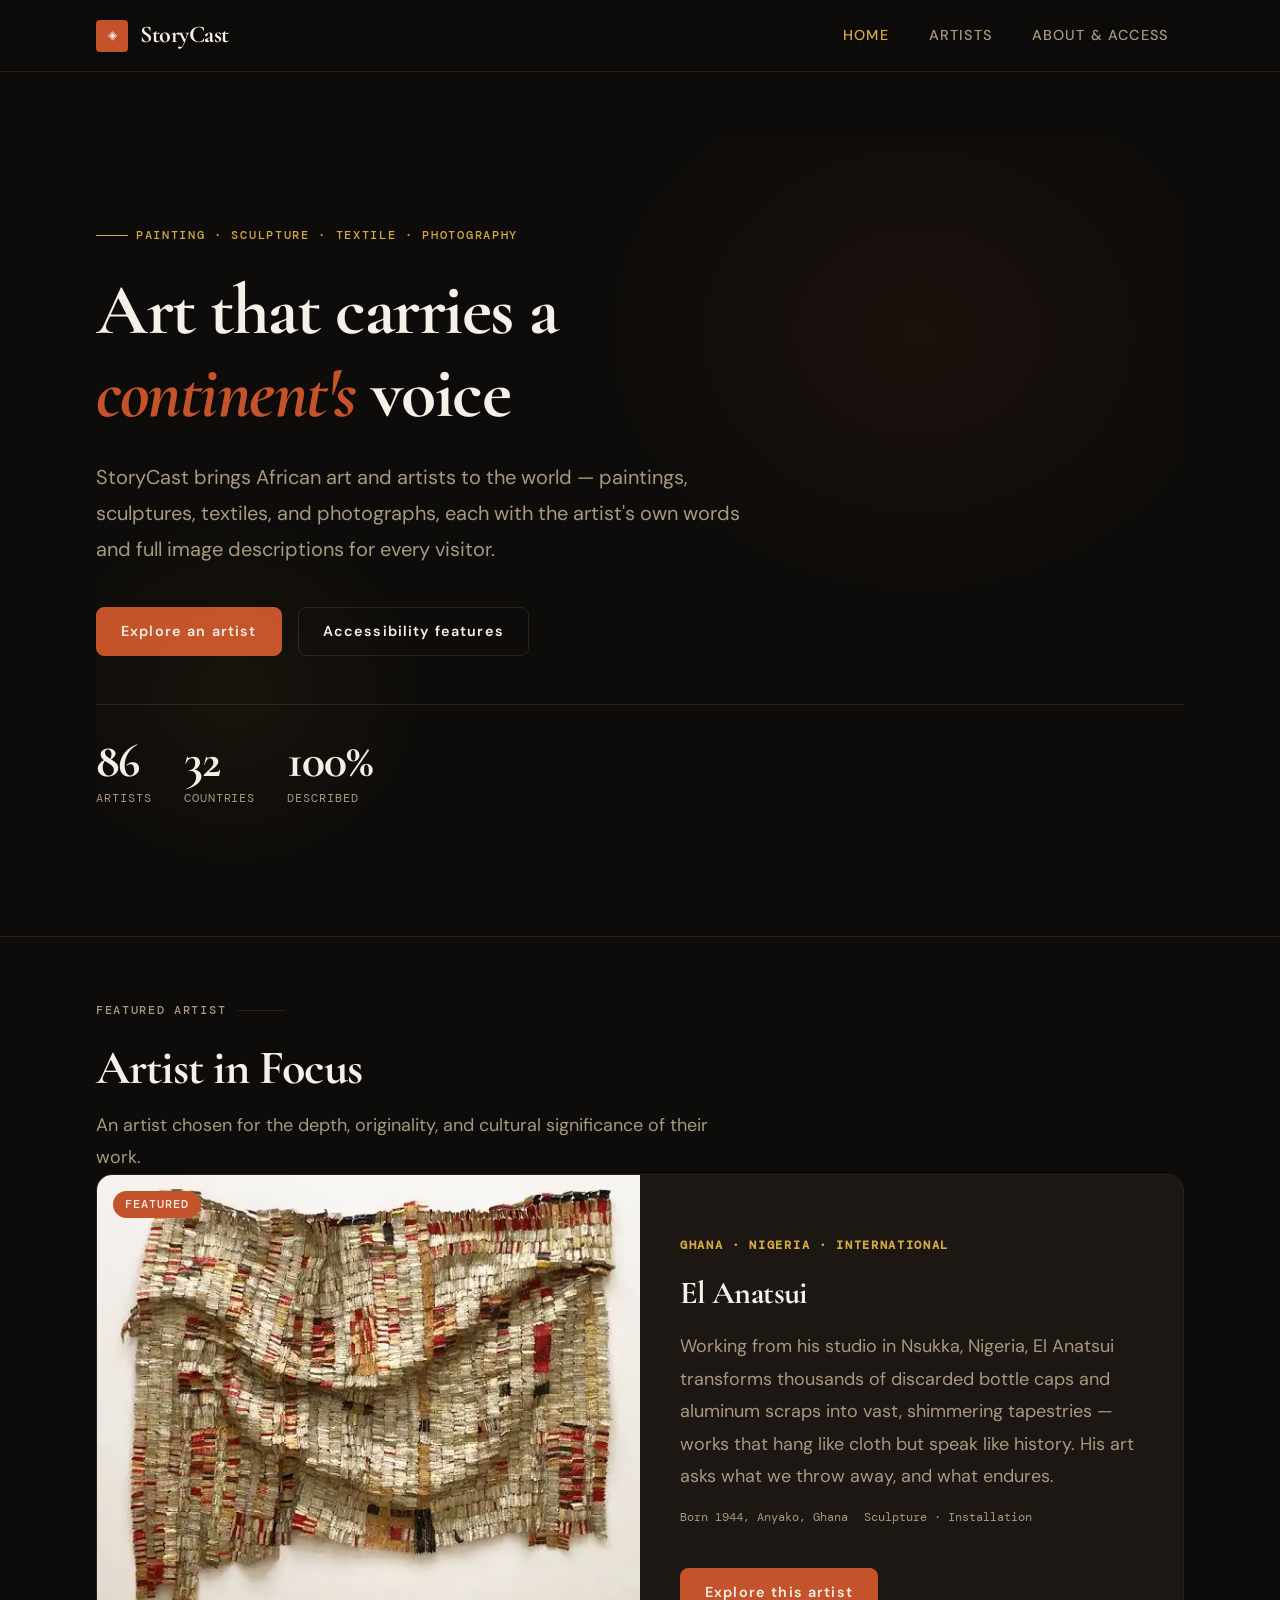
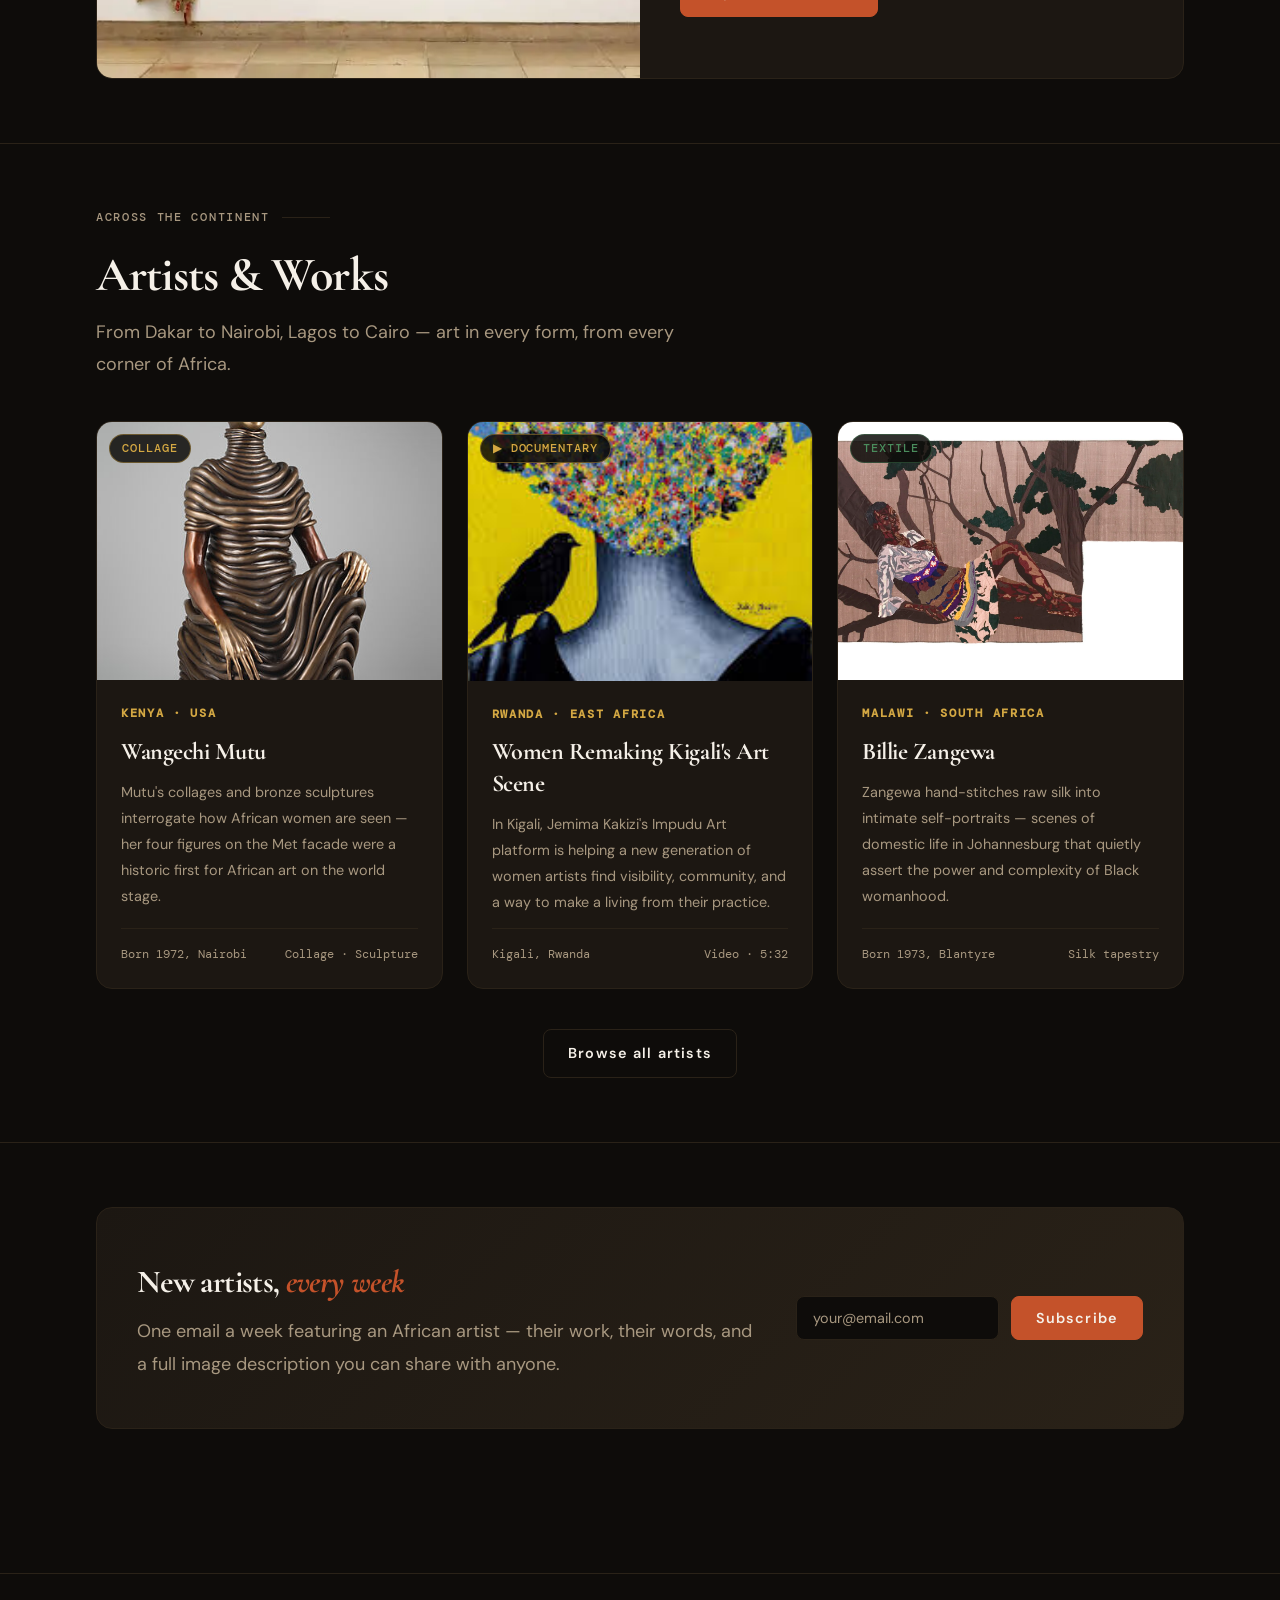
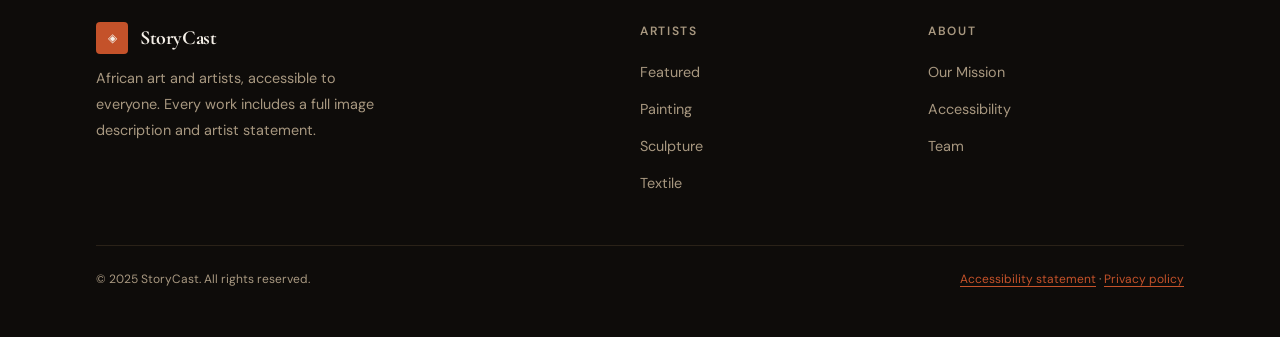
<file: index.html>
<!DOCTYPE html>
<html lang="en">
<head>
  <meta charset="UTF-8" />
  <meta name="viewport" content="width=device-width, initial-scale=1.0" />
  <meta name="description" content="StoryCast — African art and artists told through image, story, and voice. Fully accessible, deeply human narratives from across the continent." />
  <title>StoryCast — African Art & Artists</title>
  <link rel="stylesheet" href="css/main.css" />
</head>
<body>

  <a class="skip-link" href="#main-content">Skip to main content</a>

  <!-- ─── Header ──────────────────────────────────────────────────────── -->
  <header class="site-header" role="banner">
    <div class="container site-header__inner">
      <a href="index.html" class="site-header__logo" aria-label="StoryCast home">
        <span class="site-header__logo-mark" aria-hidden="true">◈</span>
        StoryCast
      </a>

      <button class="site-nav__toggle"
              aria-controls="primary-nav"
              aria-expanded="false"
              aria-label="Toggle navigation">☰</button>

      <nav aria-label="Primary navigation">
        <ul class="site-nav" id="primary-nav" role="list">
          <li><a class="site-nav__link" href="index.html" aria-current="page">Home</a></li>
          <li><a class="site-nav__link" href="story/el-anatsui.html">Artists</a></li>
          <li><a class="site-nav__link" href="about.html">About & Access</a></li>
        </ul>
      </nav>
    </div>
  </header>

  <!-- ─── Main ────────────────────────────────────────────────────────── -->
  <main id="main-content">

    <!-- Hero -->
    <section class="page-section" aria-labelledby="hero-heading">
      <div class="container">
        <div class="hero">
          <p class="hero__label" aria-hidden="true">Painting · Sculpture · Textile · Photography</p>

          <h1 class="hero__title" id="hero-heading">
            Art that carries a <em>continent's</em> voice
          </h1>

          <p class="hero__description">
            StoryCast brings African art and artists to the world — paintings,
            sculptures, textiles, and photographs, each with the artist's own
            words and full image descriptions for every visitor.
          </p>

          <div class="hero__actions">
            <a href="story/el-anatsui.html" class="btn btn--primary">
              Explore an artist
            </a>
            <a href="about.html" class="btn btn--outline">
              Accessibility features
            </a>
          </div>

          <div class="hero__stats" role="list" aria-label="Platform statistics">
            <div class="hero__stat" role="listitem">
              <p class="hero__stat-number">86</p>
              <p class="hero__stat-label">Artists</p>
            </div>
            <div class="hero__stat" role="listitem">
              <p class="hero__stat-number">32</p>
              <p class="hero__stat-label">Countries</p>
            </div>
            <div class="hero__stat" role="listitem">
              <p class="hero__stat-number">100%</p>
              <p class="hero__stat-label">Described</p>
            </div>
          </div>
        </div>
      </div>
    </section>

    <!-- Featured Artist -->
    <section class="page-section" aria-labelledby="featured-heading">
      <div class="container">
        <p class="section-label" aria-hidden="true">Featured artist</p>
        <h2 class="section-title" id="featured-heading">Artist in Focus</h2>
        <p class="section-subtitle">An artist chosen for the depth, originality, and cultural significance of their work.</p>

        <article class="featured-art" aria-label="Featured: El Anatsui">
          <div class="featured-art__image">
            <img
              src="assets/images/1.webp"
              alt="El Anatsui — Ghanaian sculptor and installation artist known for transforming discarded bottle caps into vast metallic tapestries"
              style="width:100%; height:100%; object-fit:cover;"
            />
            <div class="featured-art__badge">Featured</div>
          </div>

          <div class="featured-art__content">
            <p class="featured-art__region">Ghana · Nigeria · International</p>
            <h3 class="featured-art__title">
              <a href="story/el-anatsui.html">El Anatsui</a>
            </h3>
            <p class="featured-art__excerpt">
              Working from his studio in Nsukka, Nigeria, El Anatsui transforms
              thousands of discarded bottle caps and aluminum scraps into vast,
              shimmering tapestries — works that hang like cloth but speak like
              history. His art asks what we throw away, and what endures.
            </p>
            <div class="featured-art__meta">
              <span>Born 1944, Anyako, Ghana</span>
              <span>Sculpture · Installation</span>
            </div>
            <div style="margin-top:1.5rem;">
              <a href="story/el-anatsui.html" class="btn btn--primary">
                Explore this artist
              </a>
            </div>
          </div>
        </article>
      </div>
    </section>

    <!-- Artist Grid -->
    <section class="page-section" aria-labelledby="artists-heading">
      <div class="container">
        <p class="section-label" aria-hidden="true">Across the continent</p>
        <h2 class="section-title" id="artists-heading">Artists & Works</h2>
        <p class="section-subtitle">From Dakar to Nairobi, Lagos to Cairo — art in every form, from every corner of Africa.</p>

        <div class="art-grid" style="margin-top:2.5rem;">
          <div class="arts-grid">

            <article class="art-card" aria-label="Artist: Wangechi Mutu">
              <div class="art-card__image">
                <img src="assets/images/6.jpeg" alt="Wangechi Mutu — Kenyan artist known for collage and bronze sculpture" style="width:100%;height:100%;object-fit:cover;" />
                <span class="art-card__badge art-card__badge--painting" aria-label="Medium: Collage and sculpture">
                  Collage
                </span>
              </div>
              <div class="art-card__body">
                <p class="art-card__region">Kenya · USA</p>
                <h3 class="art-card__title">
                  <a href="story/wangechi-mutu.html">Wangechi Mutu</a>
                </h3>
                <p class="art-card__artist">
                  Mutu's collages and bronze sculptures interrogate how African women
                  are seen — her four figures on the Met facade were a historic first
                  for African art on the world stage.
                </p>
                <div class="art-card__meta">
                  <span>Born 1972, Nairobi</span>
                  <span>Collage · Sculpture</span>
                </div>
              </div>
            </article>

            <article class="art-card" aria-label="Documentary: Women Remaking Kigali's Art Scene">
              <div class="art-card__image">
                <img src="assets/images/14.jpeg" alt="Women Remaking Kigali's Art Scene — documentary about women artists in Kigali, Rwanda" style="width:100%;height:100%;object-fit:cover;" />
                <span class="art-card__badge art-card__badge--painting" aria-label="Format: Video documentary">
                  ▶ Documentary
                </span>
              </div>
              <div class="art-card__body">
                <p class="art-card__region">Rwanda · East Africa</p>
                <h3 class="art-card__title">
                  <a href="story/african-art-documentary.html">Women Remaking Kigali's Art Scene</a>
                </h3>
                <p class="art-card__artist">
                  In Kigali, Jemima Kakizi's Impudu Art platform is helping a new
                  generation of women artists find visibility, community, and a
                  way to make a living from their practice.
                </p>
                <div class="art-card__meta">
                  <span>Kigali, Rwanda</span>
                  <span>Video · 5:32</span>
                </div>
              </div>
            </article>

            <article class="art-card" aria-label="Artist: Billie Zangewa">
              <div class="art-card__image">
                <img src="assets/images/10.webp" alt="Billie Zangewa — Malawian artist known for hand-stitched silk collages" style="width:100%;height:100%;object-fit:cover;" />
                <span class="art-card__badge art-card__badge--textile" aria-label="Medium: Silk tapestry">
                  Textile
                </span>
              </div>
              <div class="art-card__body">
                <p class="art-card__region">Malawi · South Africa</p>
                <h3 class="art-card__title">
                  <a href="story/billie-zangewa.html">Billie Zangewa</a>
                </h3>
                <p class="art-card__artist">
                  Zangewa hand-stitches raw silk into intimate self-portraits —
                  scenes of domestic life in Johannesburg that quietly assert the
                  power and complexity of Black womanhood.
                </p>
                <div class="art-card__meta">
                  <span>Born 1973, Blantyre</span>
                  <span>Silk tapestry</span>
                </div>
              </div>
            </article>

          </div><!-- .arts-grid -->
        </div><!-- .art-grid -->

        <div style="text-align:center; margin-top:2.5rem;">
          <a href="story/el-anatsui.html" class="btn btn--outline">Browse all artists</a>
        </div>
      </div>
    </section>

    <!-- Newsletter CTA -->
    <section class="page-section" aria-labelledby="newsletter-heading">
      <div class="container">
        <div class="cta-band">
          <div>
            <h2 class="cta-band__heading" id="newsletter-heading">
              New artists, <em>every week</em>
            </h2>
            <p class="cta-band__body">
              One email a week featuring an African artist — their work, their
              words, and a full image description you can share with anyone.
            </p>
          </div>
          <form class="cta-band__form" action="#" method="post" novalidate aria-label="Newsletter signup">
            <label for="newsletter-email" class="sr-only">Email address</label>
            <input
              class="cta-band__input"
              type="email"
              id="newsletter-email"
              name="email"
              placeholder="your@email.com"
              autocomplete="email"
              required
              aria-required="true"
            />
            <button type="submit" class="btn btn--primary">Subscribe</button>
          </form>
        </div>
      </div>
    </section>

  </main>

  <!-- ─── Footer ──────────────────────────────────────────────────────── -->
  <footer class="site-footer" role="contentinfo">
    <div class="container">
      <div class="site-footer__inner">
        <div class="site-footer__brand">
          <a href="index.html" class="site-header__logo" aria-label="StoryCast home" style="font-size:1.25rem;">
            <span class="site-header__logo-mark" aria-hidden="true">◈</span>
            StoryCast
          </a>
          <p>African art and artists, accessible to everyone. Every work includes a full image description and artist statement.</p>
        </div>

        <nav aria-label="Footer navigation — Artists">
          <p class="site-footer__heading">Artists</p>
          <ul class="site-footer__links" role="list">
            <li><a href="story/el-anatsui.html">Featured</a></li>
            <li><a href="story/el-anatsui.html">Painting</a></li>
            <li><a href="story/el-anatsui.html">Sculpture</a></li>
            <li><a href="story/el-anatsui.html">Textile</a></li>
          </ul>
        </nav>

        <nav aria-label="Footer navigation — About">
          <p class="site-footer__heading">About</p>
          <ul class="site-footer__links" role="list">
            <li><a href="about.html">Our Mission</a></li>
            <li><a href="about.html#accessibility">Accessibility</a></li>
            <li><a href="about.html#team">Team</a></li>
          </ul>
        </nav>
      </div>

      <div class="site-footer__bottom">
        <p>© 2025 StoryCast. All rights reserved.</p>
        <p>
          <a href="about.html#accessibility">Accessibility statement</a> ·
          <a href="#">Privacy policy</a>
        </p>
      </div>
    </div>
  </footer>

  <script>
    const toggle = document.querySelector('.site-nav__toggle');
    const nav = document.querySelector('.site-nav');
    if (toggle && nav) {
      toggle.addEventListener('click', () => {
        const isOpen = nav.classList.toggle('is-open');
        toggle.setAttribute('aria-expanded', isOpen);
        toggle.textContent = isOpen ? '✕' : '☰';
      });
    }
  </script>

</body>
</html>
</file>
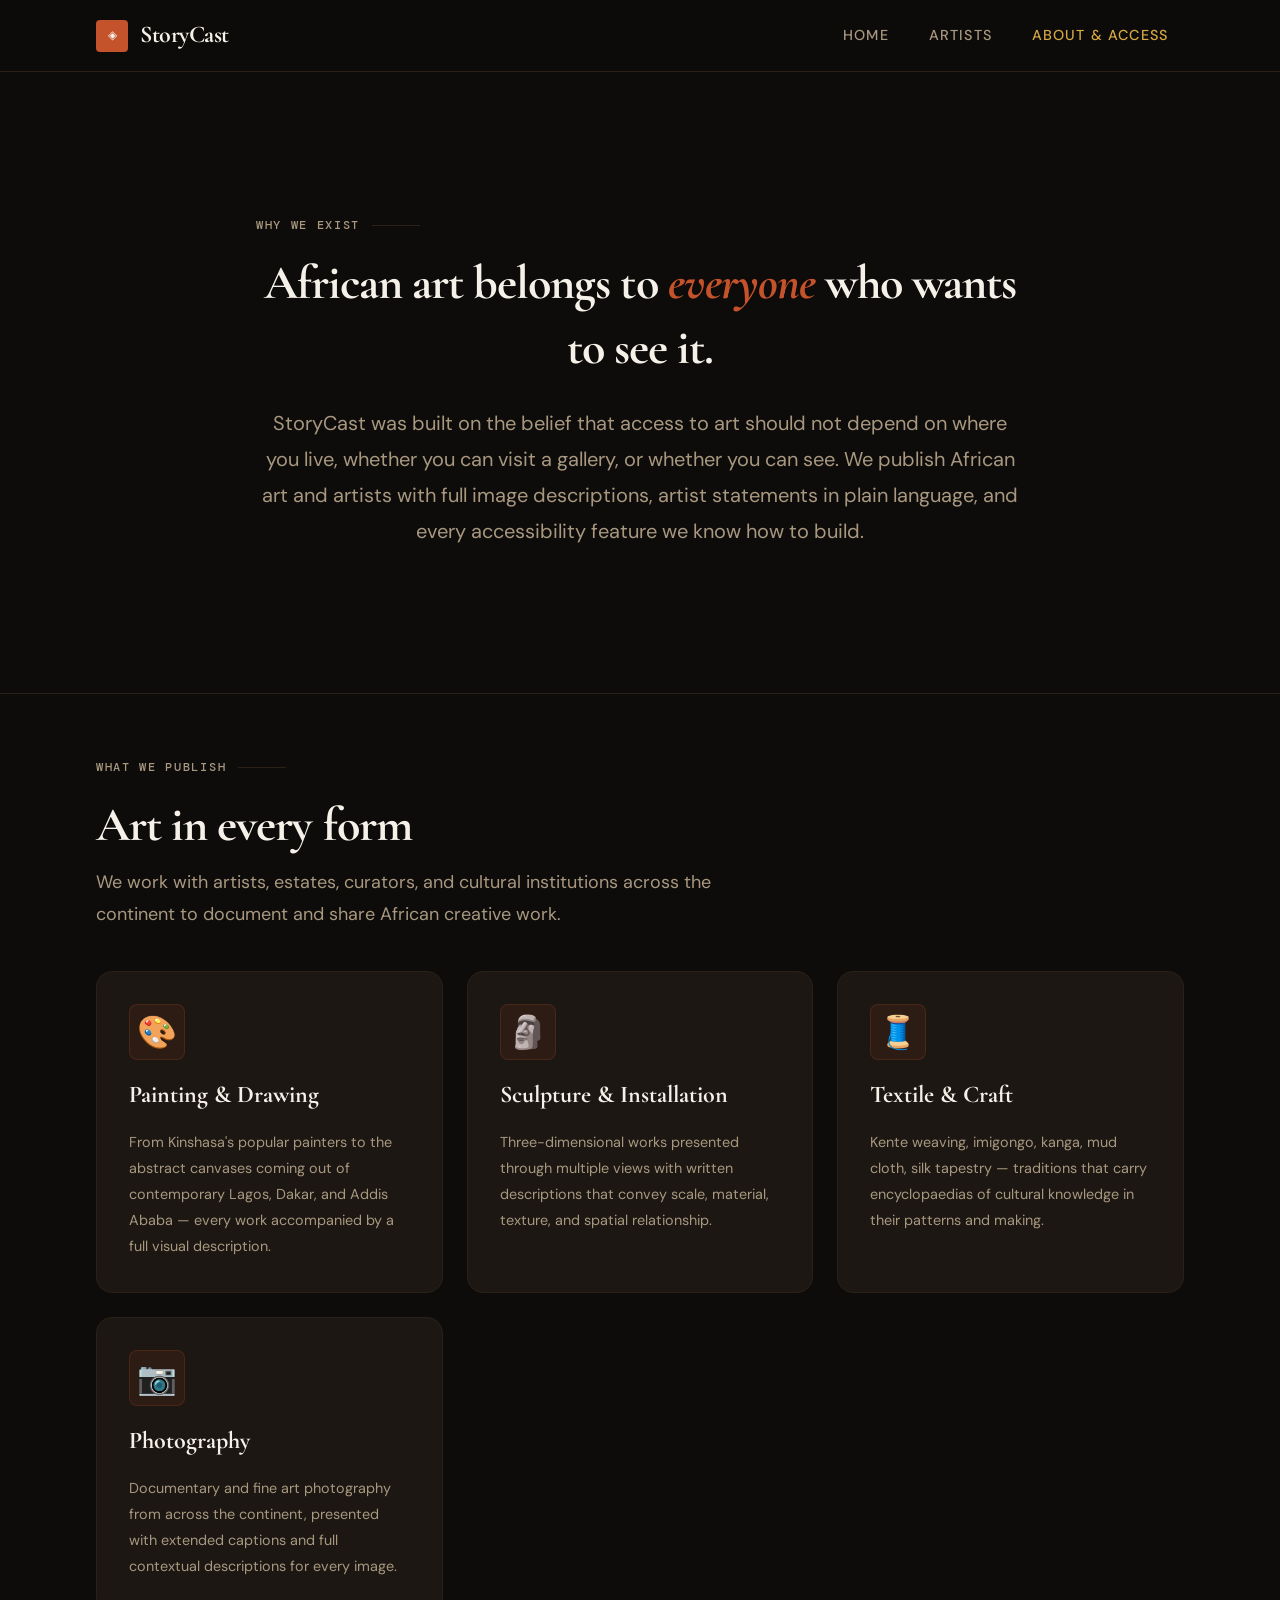
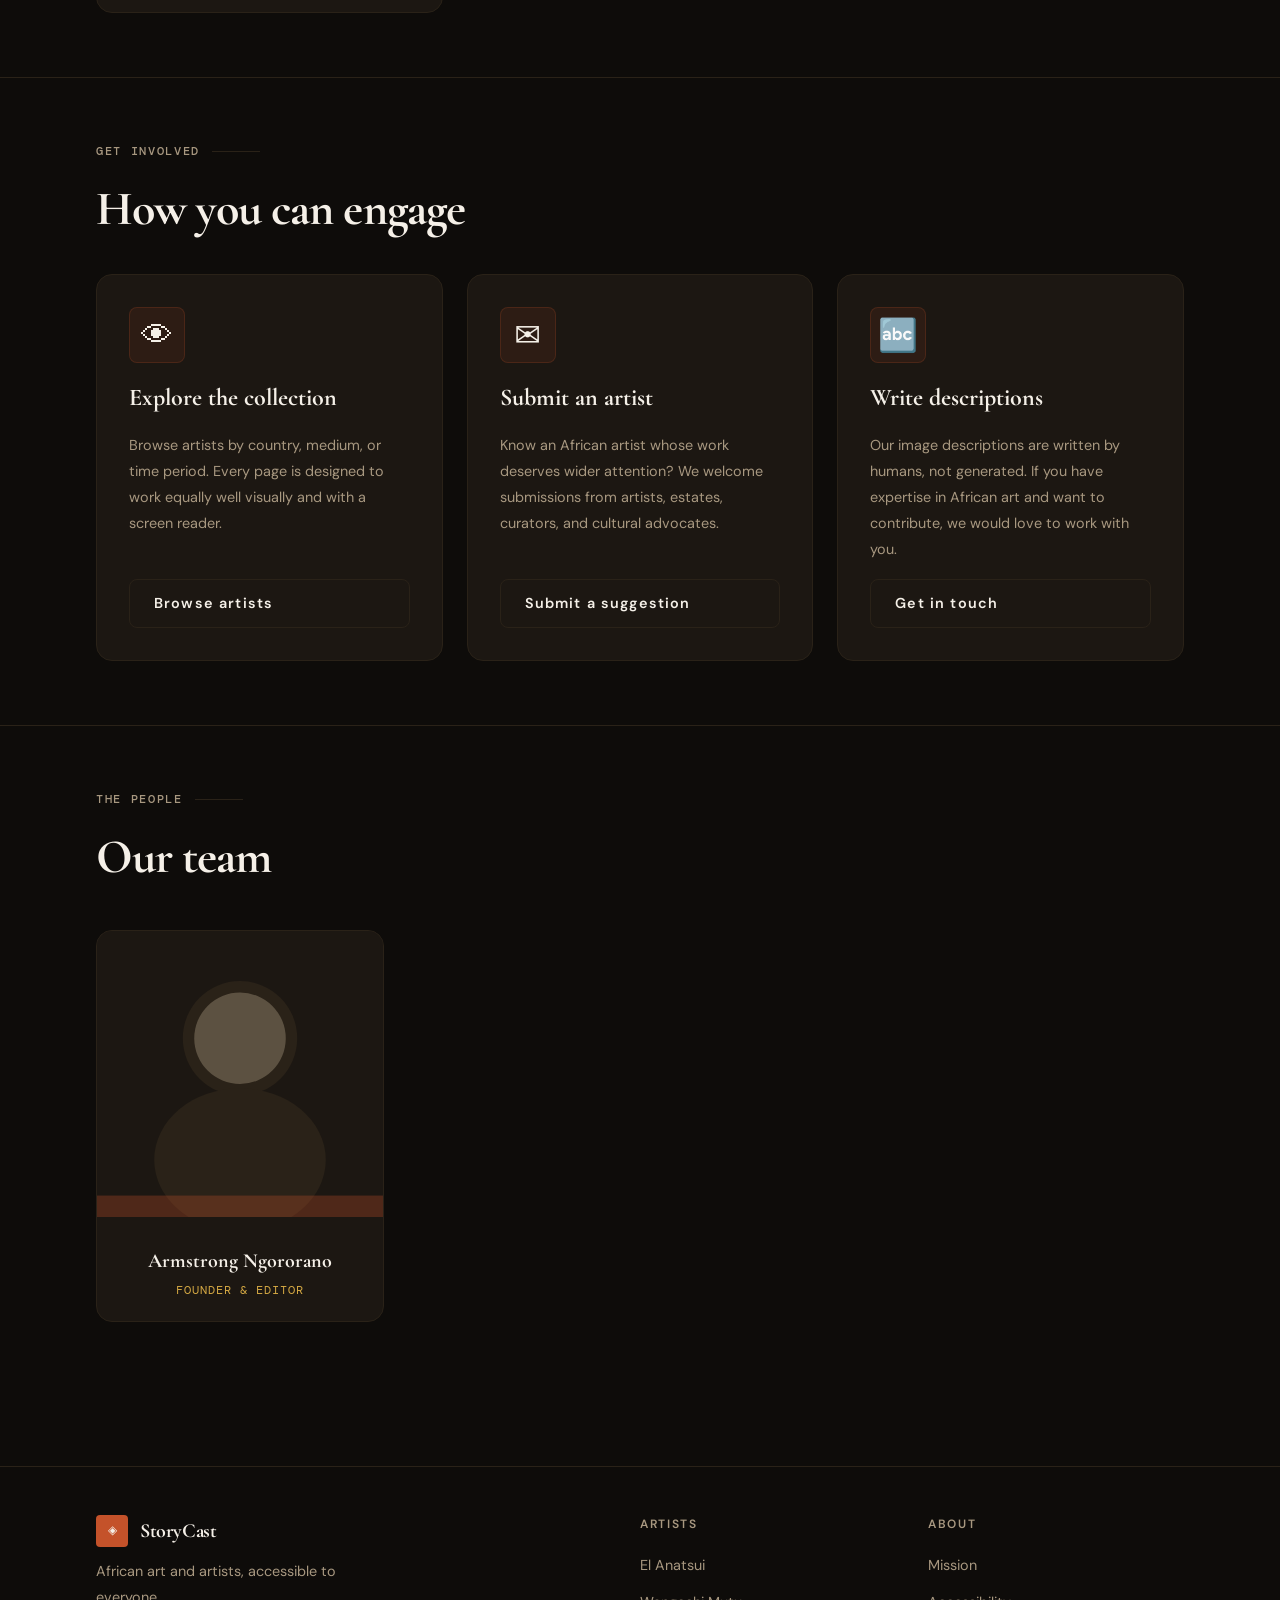
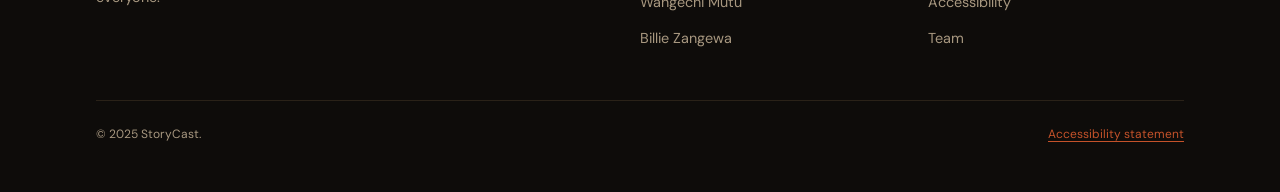
<file: about.html>
<!DOCTYPE html>
<html lang="en">
<head>
  <meta charset="UTF-8" />
  <meta name="viewport" content="width=device-width, initial-scale=1.0" />
  <meta name="description" content="About StoryCast — our mission to make African art accessible to every visitor, with full image descriptions, artist statements, and ARIA support." />
  <title>About & Access — StoryCast</title>
  <link rel="stylesheet" href="css/main.css" />
</head>
<body>

  <a class="skip-link" href="#main-content">Skip to main content</a>

  <header class="site-header" role="banner">
    <div class="container site-header__inner">
      <a href="index.html" class="site-header__logo" aria-label="StoryCast home">
        <span class="site-header__logo-mark" aria-hidden="true">◈</span>
        StoryCast
      </a>
      <button class="site-nav__toggle" aria-controls="primary-nav" aria-expanded="false" aria-label="Toggle navigation">☰</button>
      <nav aria-label="Primary navigation">
        <ul class="site-nav" id="primary-nav" role="list">
          <li><a class="site-nav__link" href="index.html">Home</a></li>
          <li><a class="site-nav__link" href="story/el-anatsui.html">Artists</a></li>
          <li><a class="site-nav__link" href="about.html" aria-current="page">About & Access</a></li>
        </ul>
      </nav>
    </div>
  </header>

  <main id="main-content">

    <!-- Mission -->
    <section class="page-section" aria-labelledby="mission-heading">
      <div class="container">
        <div class="mission-block">
          <p class="section-label" aria-hidden="true">Why we exist</p>
          <h1 class="mission-block__quote" id="mission-heading">
            African art belongs to <em>everyone</em> who wants to see it.
          </h1>
          <p class="mission-block__body">
            StoryCast was built on the belief that access to art should not depend
            on where you live, whether you can visit a gallery, or whether you can
            see. We publish African art and artists with full image descriptions,
            artist statements in plain language, and every accessibility feature
            we know how to build.
          </p>
        </div>
      </div>
    </section>

    <!-- What we do -->
    <section class="page-section" aria-labelledby="what-heading">
      <div class="container">
        <p class="section-label" aria-hidden="true">What we publish</p>
        <h2 class="section-title" id="what-heading">Art in every form</h2>
        <p class="section-subtitle">We work with artists, estates, curators, and cultural institutions across the continent to document and share African creative work.</p>

        <div class="feature-grid" style="margin-top:2.5rem;">

          <div class="feature-card">
            <div class="feature-card__icon" aria-hidden="true">🎨</div>
            <h3 class="feature-card__title">Painting & Drawing</h3>
            <p class="feature-card__body">
              From Kinshasa's popular painters to the abstract canvases
              coming out of contemporary Lagos, Dakar, and Addis Ababa —
              every work accompanied by a full visual description.
            </p>
          </div>

          <div class="feature-card">
            <div class="feature-card__icon" aria-hidden="true">🗿</div>
            <h3 class="feature-card__title">Sculpture & Installation</h3>
            <p class="feature-card__body">
              Three-dimensional works presented through multiple views
              with written descriptions that convey scale, material,
              texture, and spatial relationship.
            </p>
          </div>

          <div class="feature-card">
            <div class="feature-card__icon" aria-hidden="true">🧵</div>
            <h3 class="feature-card__title">Textile & Craft</h3>
            <p class="feature-card__body">
              Kente weaving, imigongo, kanga, mud cloth, silk tapestry —
              traditions that carry encyclopaedias of cultural knowledge
              in their patterns and making.
            </p>
          </div>

          <div class="feature-card">
            <div class="feature-card__icon" aria-hidden="true">📷</div>
            <h3 class="feature-card__title">Photography</h3>
            <p class="feature-card__body">
              Documentary and fine art photography from across the
              continent, presented with extended captions and full
              contextual descriptions for every image.
            </p>
          </div>

        </div>
      </div>
    </section>

    <!-- Engage -->
    <section class="page-section" aria-labelledby="engage-heading">
      <div class="container">
        <p class="section-label" aria-hidden="true">Get involved</p>
        <h2 class="section-title" id="engage-heading">How you can engage</h2>

        <div class="feature-grid" style="margin-top:2rem;">

          <div class="feature-card">
            <div class="feature-card__icon" aria-hidden="true">👁</div>
            <h3 class="feature-card__title">Explore the collection</h3>
            <p class="feature-card__body">
              Browse artists by country, medium, or time period.
              Every page is designed to work equally well visually
              and with a screen reader.
            </p>
            <a href="story/el-anatsui.html" class="btn btn--outline" style="margin-top:auto;">Browse artists</a>
          </div>

          <div class="feature-card">
            <div class="feature-card__icon" aria-hidden="true">✉️</div>
            <h3 class="feature-card__title">Submit an artist</h3>
            <p class="feature-card__body">
              Know an African artist whose work deserves wider attention?
              We welcome submissions from artists, estates, curators,
              and cultural advocates.
            </p>
            <a href="mailto:a.ngororan@alustudent.com" class="btn btn--outline" style="margin-top:auto;">Submit a suggestion</a>
          </div>

          <div class="feature-card">
            <div class="feature-card__icon" aria-hidden="true">🔤</div>
            <h3 class="feature-card__title">Write descriptions</h3>
            <p class="feature-card__body">
              Our image descriptions are written by humans, not generated.
              If you have expertise in African art and want to contribute,
              we would love to work with you.
            </p>
            <a href="mailto:a.ngororan@alustudent.com" class="btn btn--outline" style="margin-top:auto;">Get in touch</a>
          </div>

        </div>
      </div>
    </section>

    <!-- Team -->
    <section class="page-section" id="team" aria-labelledby="team-heading">
      <div class="container">
        <p class="section-label" aria-hidden="true">The people</p>
        <h2 class="section-title" id="team-heading">Our team</h2>

        <div style="margin-top:2.5rem; max-width:18rem;">
          <article class="team-card" aria-label="Team member: Armstrong Ngororano, Founder and Editor">
            <svg class="team-card__img" aria-hidden="true" viewBox="0 0 200 200" xmlns="http://www.w3.org/2000/svg">
              <rect width="200" height="200" fill="#1C1712"/>
              <circle cx="100" cy="75" r="40" fill="#2A2218"/>
              <circle cx="100" cy="75" r="32" fill="#A89880" opacity="0.4"/>
              <ellipse cx="100" cy="160" rx="60" ry="50" fill="#2A2218"/>
              <rect x="0" y="185" width="200" height="15" fill="#C4522A" opacity="0.3"/>
            </svg>
            <div class="team-card__body">
              <h3 class="team-card__name">Armstrong Ngororano</h3>
              <p class="team-card__role">Founder & Editor</p>
            </div>
          </article>
        </div>
      </div>
    </section>

  </main>

  <footer class="site-footer" role="contentinfo">
    <div class="container">
      <div class="site-footer__inner">
        <div class="site-footer__brand">
          <a href="index.html" class="site-header__logo" aria-label="StoryCast home" style="font-size:1.25rem;">
            <span class="site-header__logo-mark" aria-hidden="true">◈</span>
            StoryCast
          </a>
          <p>African art and artists, accessible to everyone.</p>
        </div>
        <nav aria-label="Footer navigation — Artists">
          <p class="site-footer__heading">Artists</p>
          <ul class="site-footer__links" role="list">
            <li><a href="story/el-anatsui.html">El Anatsui</a></li>
            <li><a href="story/el-anatsui.html">Wangechi Mutu</a></li>
            <li><a href="story/el-anatsui.html">Billie Zangewa</a></li>
          </ul>
        </nav>
        <nav aria-label="Footer navigation — About">
          <p class="site-footer__heading">About</p>
          <ul class="site-footer__links" role="list">
            <li><a href="about.html">Mission</a></li>
            <li><a href="about.html#accessibility">Accessibility</a></li>
            <li><a href="about.html#team">Team</a></li>
          </ul>
        </nav>
      </div>
      <div class="site-footer__bottom">
        <p>© 2025 StoryCast.</p>
        <a href="about.html#accessibility">Accessibility statement</a>
      </div>
    </div>
  </footer>

  <script>
    const toggle = document.querySelector('.site-nav__toggle');
    const nav = document.querySelector('.site-nav');
    if (toggle && nav) {
      toggle.addEventListener('click', () => {
        const isOpen = nav.classList.toggle('is-open');
        toggle.setAttribute('aria-expanded', isOpen);
        toggle.textContent = isOpen ? '✕' : '☰';
      });
    }
  </script>

</body>
</html>
</file>
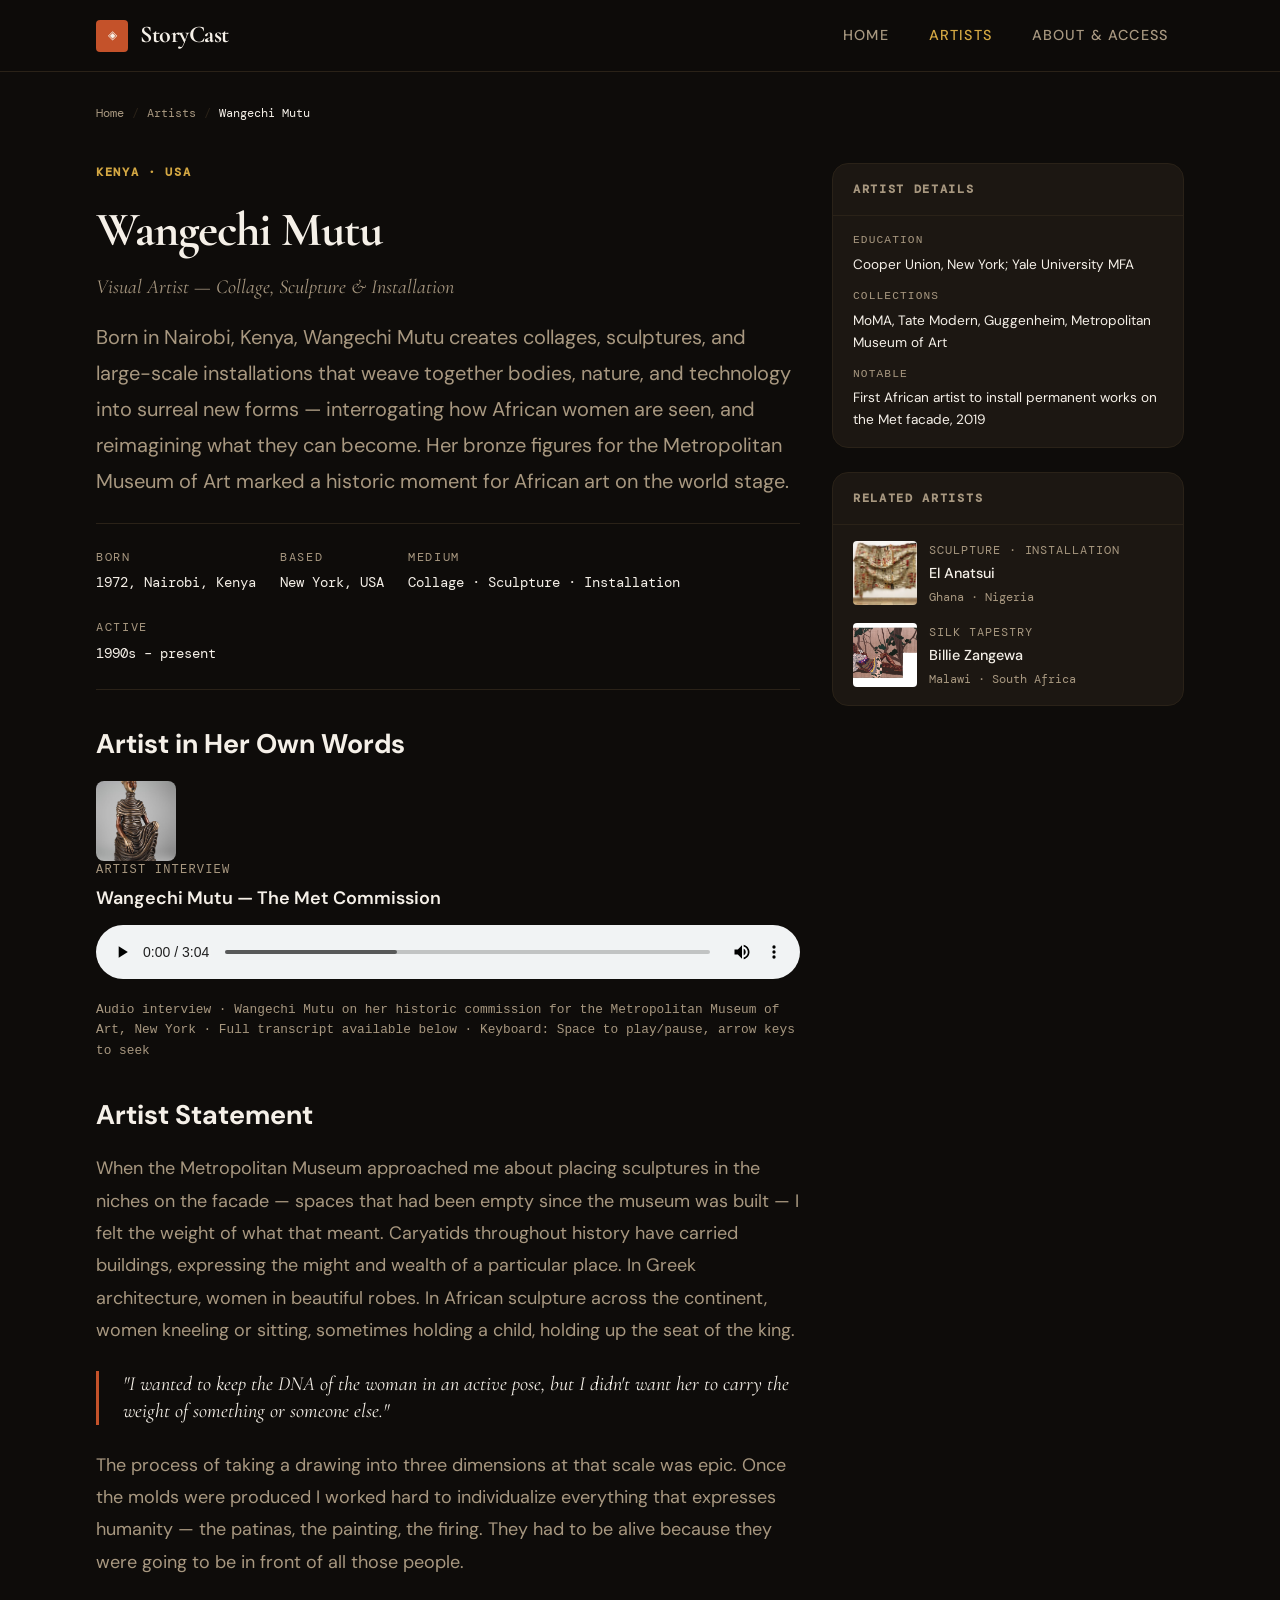
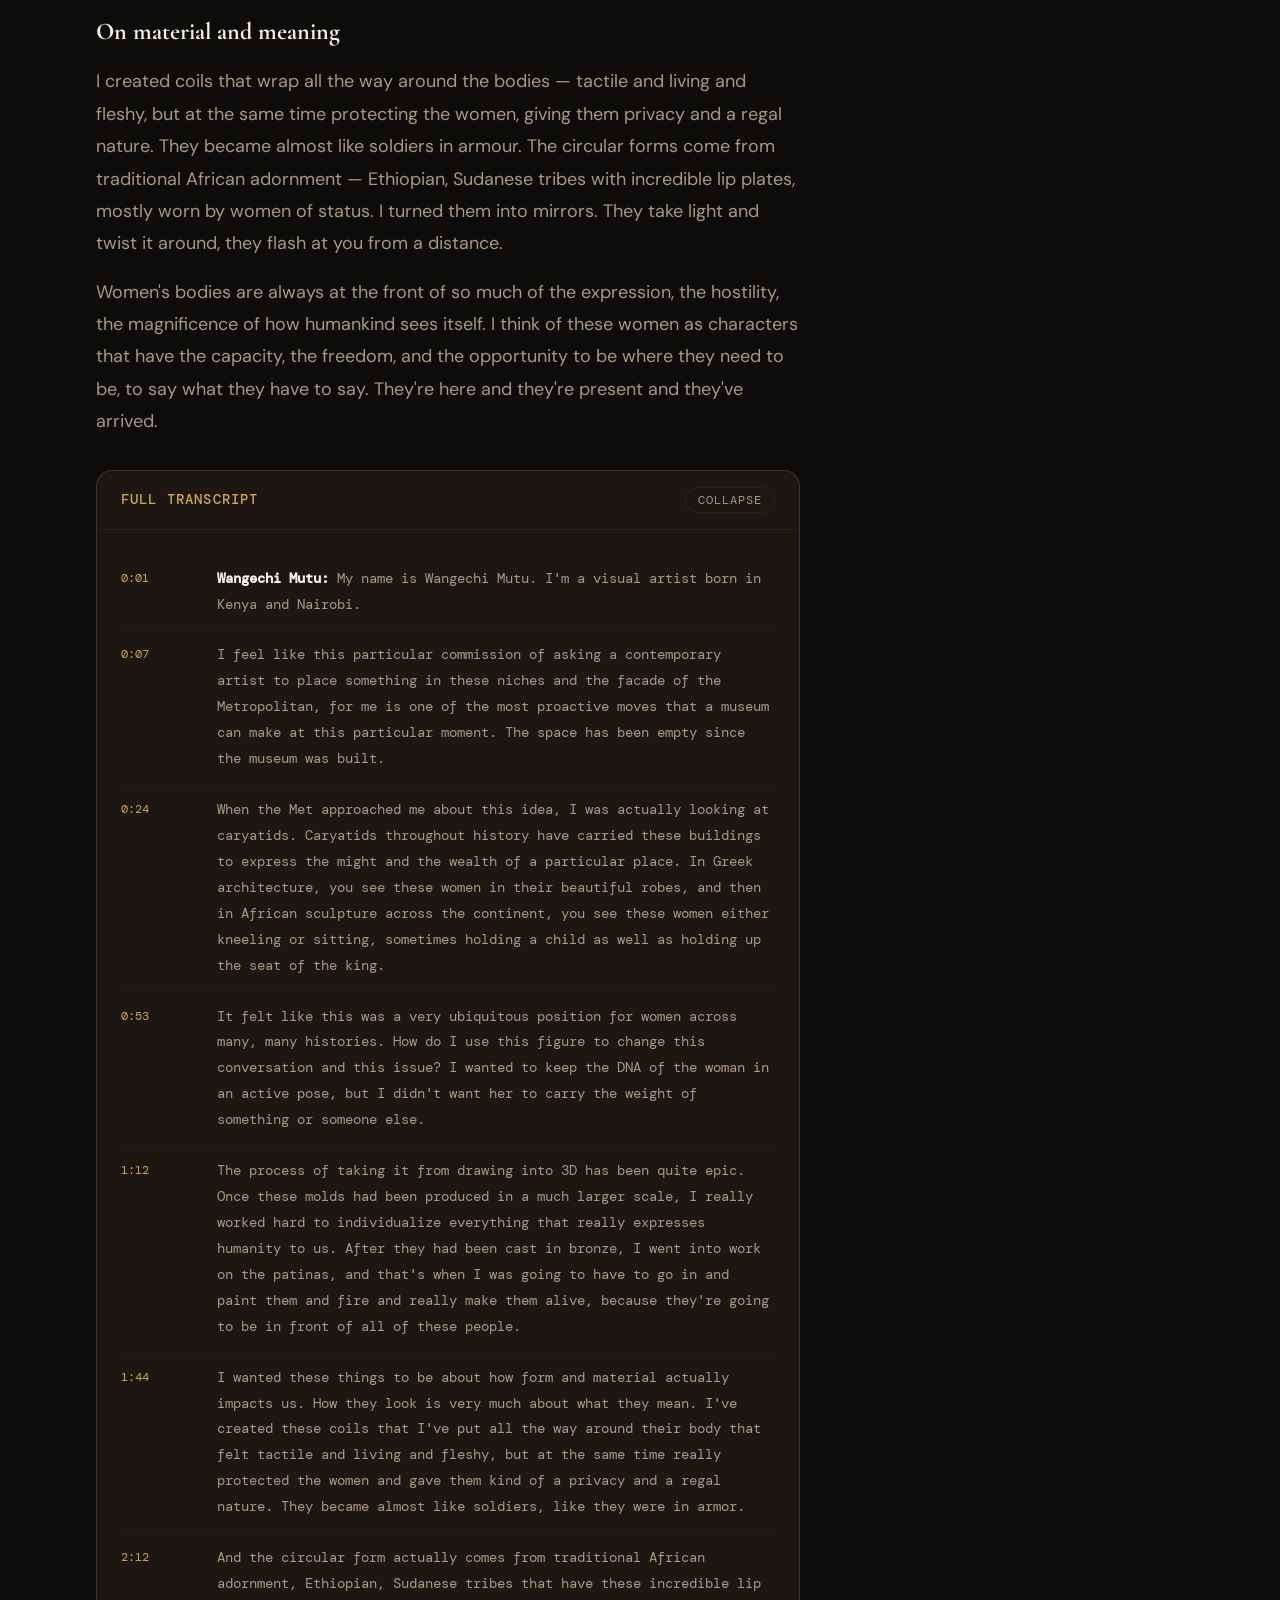
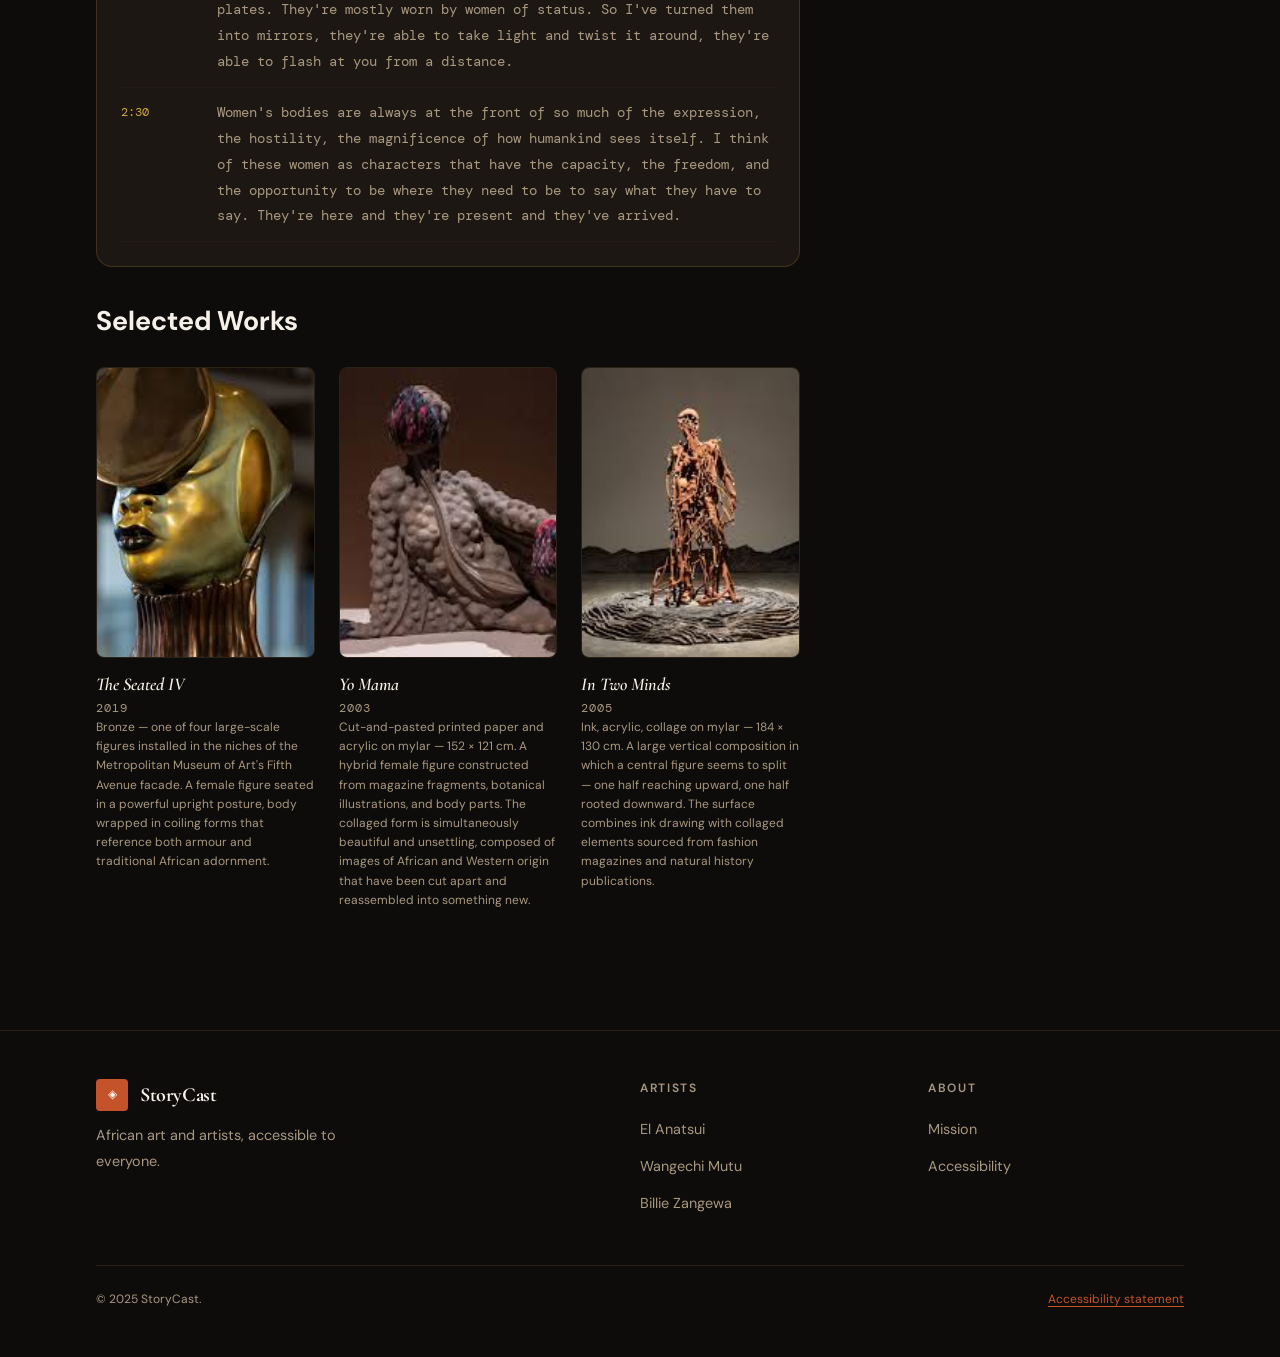
<file: story/wangechi-mutu.html>
<!DOCTYPE html>
<html lang="en">
<head>
  <meta charset="UTF-8" />
  <meta name="viewport" content="width=device-width, initial-scale=1.0" />
  <meta name="description" content="Wangechi Mutu — Kenyan visual artist known for her collages, sculptures, and large-scale bronze installations. Full image descriptions and audio included." />
  <title>Wangechi Mutu — StoryCast</title>
  <link rel="stylesheet" href="../css/main.css" />
</head>
<body>

  <a class="skip-link" href="#main-content">Skip to main content</a>

  <header class="site-header" role="banner">
    <div class="container site-header__inner">
      <a href="../index.html" class="site-header__logo" aria-label="StoryCast home">
        <span class="site-header__logo-mark" aria-hidden="true">◈</span>
        StoryCast
      </a>
      <button class="site-nav__toggle" aria-controls="primary-nav" aria-expanded="false" aria-label="Toggle navigation">☰</button>
      <nav aria-label="Primary navigation">
        <ul class="site-nav" id="primary-nav" role="list">
          <li><a class="site-nav__link" href="../index.html">Home</a></li>
          <li><a class="site-nav__link" href="wangechi-mutu.html" aria-current="page">Artists</a></li>
          <li><a class="site-nav__link" href="../about.html">About & Access</a></li>
        </ul>
      </nav>
    </div>
  </header>

  <main id="main-content">

    <div class="container" style="padding-block: 2rem 0;">
      <nav aria-label="Breadcrumb">
        <ol class="breadcrumb" role="list">
          <li><a href="../index.html">Home</a></li>
          <li><a href="../index.html">Artists</a></li>
          <li aria-current="page">Wangechi Mutu</li>
        </ol>
      </nav>
    </div>

    <div class="container" style="padding-block: 2.5rem;">
      <div class="artist-layout">

        <div class="artist-main">

          <!-- Artist Header -->
          <header class="artist-header">
            <p class="artist-header__region">Kenya · USA</p>
            <h1 class="artist-header__title">Wangechi Mutu</h1>
            <p class="artist-header__subtitle">Visual Artist — Collage, Sculpture & Installation</p>
            <p class="artist-header__description">
              Born in Nairobi, Kenya, Wangechi Mutu creates collages, sculptures, and
              large-scale installations that weave together bodies, nature, and technology
              into surreal new forms — interrogating how African women are seen, and
              reimagining what they can become. Her bronze figures for the Metropolitan
              Museum of Art marked a historic moment for African art on the world stage.
            </p>
            <dl class="artist-header__meta">
              <div class="artist-header__meta-item">
                <dt class="artist-header__meta-item-label">Born</dt>
                <dd class="artist-header__meta-item-value">1972, Nairobi, Kenya</dd>
              </div>
              <div class="artist-header__meta-item">
                <dt class="artist-header__meta-item-label">Based</dt>
                <dd class="artist-header__meta-item-value">New York, USA</dd>
              </div>
              <div class="artist-header__meta-item">
                <dt class="artist-header__meta-item-label">Medium</dt>
                <dd class="artist-header__meta-item-value">Collage · Sculpture · Installation</dd>
              </div>
              <div class="artist-header__meta-item">
                <dt class="artist-header__meta-item-label">Active</dt>
                <dd class="artist-header__meta-item-value">1990s – present</dd>
              </div>
            </dl>
          </header>

          <!-- Audio Interview -->
          <section aria-labelledby="audio-heading">
            <h2 id="audio-heading">Artist in Her Own Words</h2>
            <figure style="margin-top:1rem;">
              <div class="media-player">
                <div class="media-player__audio-wrap">
                  <img
                    src="../assets/images/6.jpeg"
                    alt="Wangechi Mutu — The Met Commission"
                    class="media-player__audio-art"
                    style="width:5rem; height:5rem; object-fit:cover; border-radius:0.5rem; flex-shrink:0;"
                  />
                  <div style="flex:1;">
                    <p style="font-family:monospace; font-size:0.75rem; color:#A89880; text-transform:uppercase; letter-spacing:0.1em; margin-bottom:0.25rem;">Artist Interview</p>
                    <p style="font-weight:600; margin-bottom:0.75rem;">Wangechi Mutu — The Met Commission</p>
                    <audio
                      controls
                      aria-label="Audio interview: Wangechi Mutu on her bronze commission for the Metropolitan Museum of Art"
                      preload="metadata"
                      style="width:100%;"
                    >
                      <source src="../assets/audio/Wangechi-Mutu.mp3" type="audio/mpeg" />
                      <p>Your browser does not support the audio element.
                        <a href="#transcript-body">Read the transcript below</a>.
                      </p>
                    </audio>
                  </div>
                </div>
              </div>
              <figcaption style="font-size:0.8rem; color:#A89880; margin-top:0.75rem; font-family:monospace;">
                Audio interview · Wangechi Mutu on her historic commission for the Metropolitan Museum of Art, New York ·
                Full transcript available below · Keyboard: Space to play/pause, arrow keys to seek
              </figcaption>
            </figure>
          </section>

          <!-- Artist Statement -->
          <section aria-labelledby="statement-heading">
            <h2 id="statement-heading">Artist Statement</h2>
            <div class="prose" style="margin-top:1rem;">
              <p>
                When the Metropolitan Museum approached me about placing sculptures in the
                niches on the facade — spaces that had been empty since the museum was
                built — I felt the weight of what that meant. Caryatids throughout history
                have carried buildings, expressing the might and wealth of a particular
                place. In Greek architecture, women in beautiful robes. In African
                sculpture across the continent, women kneeling or sitting, sometimes
                holding a child, holding up the seat of the king.
              </p>

              <blockquote>
                "I wanted to keep the DNA of the woman in an active pose, but I didn't
                want her to carry the weight of something or someone else."
              </blockquote>

              <p>
                The process of taking a drawing into three dimensions at that scale was
                epic. Once the molds were produced I worked hard to individualize
                everything that expresses humanity — the patinas, the painting, the
                firing. They had to be alive because they were going to be in front
                of all those people.
              </p>

              <h3>On material and meaning</h3>

              <p>
                I created coils that wrap all the way around the bodies — tactile and
                living and fleshy, but at the same time protecting the women, giving
                them privacy and a regal nature. They became almost like soldiers in
                armour. The circular forms come from traditional African adornment —
                Ethiopian, Sudanese tribes with incredible lip plates, mostly worn by
                women of status. I turned them into mirrors. They take light and twist
                it around, they flash at you from a distance.
              </p>

              <p>
                Women's bodies are always at the front of so much of the expression,
                the hostility, the magnificence of how humankind sees itself. I think
                of these women as characters that have the capacity, the freedom, and
                the opportunity to be where they need to be, to say what they have to say.
                They're here and they're present and they've arrived.
              </p>
            </div>
          </section>

          <!-- Transcript -->
          <section aria-labelledby="transcript-heading">
            <h2 id="transcript-heading" class="sr-only">Interview transcript</h2>
            <div class="artwork-description">
              <div class="artwork-description__header">
                <p class="artwork-description__title">Full Transcript</p>
                <button class="artwork-description__toggle"
                        aria-expanded="true"
                        aria-controls="transcript-body"
                        id="transcript-toggle">Collapse</button>
              </div>
              <div class="artwork-description__body" id="transcript-body" role="region" aria-label="Interview transcript">

                <div style="display:grid; grid-template-columns:5rem 1fr; gap:1rem; padding-block:0.75rem; border-bottom:1px solid rgba(42,34,24,0.5);">
                  <span style="color:#D4A843; font-size:0.75rem; padding-top:2px;">0:01</span>
                  <p><strong style="color:#F5F0E8;">Wangechi Mutu:</strong> My name is Wangechi Mutu. I'm a visual artist born in Kenya and Nairobi.</p>
                </div>
                <div style="display:grid; grid-template-columns:5rem 1fr; gap:1rem; padding-block:0.75rem; border-bottom:1px solid rgba(42,34,24,0.5);">
                  <span style="color:#D4A843; font-size:0.75rem; padding-top:2px;">0:07</span>
                  <p>I feel like this particular commission of asking a contemporary artist to place something in these niches and the facade of the Metropolitan, for me is one of the most proactive moves that a museum can make at this particular moment. The space has been empty since the museum was built.</p>
                </div>
                <div style="display:grid; grid-template-columns:5rem 1fr; gap:1rem; padding-block:0.75rem; border-bottom:1px solid rgba(42,34,24,0.5);">
                  <span style="color:#D4A843; font-size:0.75rem; padding-top:2px;">0:24</span>
                  <p>When the Met approached me about this idea, I was actually looking at caryatids. Caryatids throughout history have carried these buildings to express the might and the wealth of a particular place. In Greek architecture, you see these women in their beautiful robes, and then in African sculpture across the continent, you see these women either kneeling or sitting, sometimes holding a child as well as holding up the seat of the king.</p>
                </div>
                <div style="display:grid; grid-template-columns:5rem 1fr; gap:1rem; padding-block:0.75rem; border-bottom:1px solid rgba(42,34,24,0.5);">
                  <span style="color:#D4A843; font-size:0.75rem; padding-top:2px;">0:53</span>
                  <p>It felt like this was a very ubiquitous position for women across many, many histories. How do I use this figure to change this conversation and this issue? I wanted to keep the DNA of the woman in an active pose, but I didn't want her to carry the weight of something or someone else.</p>
                </div>
                <div style="display:grid; grid-template-columns:5rem 1fr; gap:1rem; padding-block:0.75rem; border-bottom:1px solid rgba(42,34,24,0.5);">
                  <span style="color:#D4A843; font-size:0.75rem; padding-top:2px;">1:12</span>
                  <p>The process of taking it from drawing into 3D has been quite epic. Once these molds had been produced in a much larger scale, I really worked hard to individualize everything that really expresses humanity to us. After they had been cast in bronze, I went into work on the patinas, and that's when I was going to have to go in and paint them and fire and really make them alive, because they're going to be in front of all of these people.</p>
                </div>
                <div style="display:grid; grid-template-columns:5rem 1fr; gap:1rem; padding-block:0.75rem; border-bottom:1px solid rgba(42,34,24,0.5);">
                  <span style="color:#D4A843; font-size:0.75rem; padding-top:2px;">1:44</span>
                  <p>I wanted these things to be about how form and material actually impacts us. How they look is very much about what they mean. I've created these coils that I've put all the way around their body that felt tactile and living and fleshy, but at the same time really protected the women and gave them kind of a privacy and a regal nature. They became almost like soldiers, like they were in armor.</p>
                </div>
                <div style="display:grid; grid-template-columns:5rem 1fr; gap:1rem; padding-block:0.75rem; border-bottom:1px solid rgba(42,34,24,0.5);">
                  <span style="color:#D4A843; font-size:0.75rem; padding-top:2px;">2:12</span>
                  <p>And the circular form actually comes from traditional African adornment, Ethiopian, Sudanese tribes that have these incredible lip plates. They're mostly worn by women of status. So I've turned them into mirrors, they're able to take light and twist it around, they're able to flash at you from a distance.</p>
                </div>
                <div style="display:grid; grid-template-columns:5rem 1fr; gap:1rem; padding-block:0.75rem; border-bottom:1px solid rgba(42,34,24,0.5);">
                  <span style="color:#D4A843; font-size:0.75rem; padding-top:2px;">2:30</span>
                  <p>Women's bodies are always at the front of so much of the expression, the hostility, the magnificence of how humankind sees itself. I think of these women as characters that have the capacity, the freedom, and the opportunity to be where they need to be to say what they have to say. They're here and they're present and they've arrived.</p>
                </div>

              </div>
            </div>
          </section>

          <!-- Gallery -->
          <section aria-labelledby="gallery-heading">
            <h2 id="gallery-heading">Selected Works</h2>
            <div class="artwork-gallery" style="margin-top:1.5rem;">

              <figure class="artwork-item">
                <div class="artwork-item__image">
                  <img src="../assets/images/7.jpeg" alt="The Seated IV, 2019 — bronze figure by Wangechi Mutu installed on the Metropolitan Museum of Art facade" style="width:100%;height:100%;object-fit:cover;" />
                </div>
                <figcaption>
                  <p class="artwork-item__title">The Seated IV</p>
                  <p class="artwork-item__year">2019</p>
                  <p class="artwork-item__medium">Bronze — one of four large-scale figures installed in the niches of the Metropolitan Museum of Art's Fifth Avenue facade. A female figure seated in a powerful upright posture, body wrapped in coiling forms that reference both armour and traditional African adornment.</p>
                </figcaption>
              </figure>

              <figure class="artwork-item">
                <div class="artwork-item__image">
                  <img src="../assets/images/8.jpeg" alt="Yo Mama, 2003 — hybrid female figure by Wangechi Mutu constructed from magazine fragments, botanical illustrations, and body parts on mylar" style="width:100%;height:100%;object-fit:cover;" />
                </div>
                <figcaption>
                  <p class="artwork-item__title">Yo Mama</p>
                  <p class="artwork-item__year">2003</p>
                  <p class="artwork-item__medium">Cut-and-pasted printed paper and acrylic on mylar — 152 × 121 cm. A hybrid female figure constructed from magazine fragments, botanical illustrations, and body parts. The collaged form is simultaneously beautiful and unsettling, composed of images of African and Western origin that have been cut apart and reassembled into something new.</p>
                </figcaption>
              </figure>

              <figure class="artwork-item">
                <div class="artwork-item__image">
                  <img src="../assets/images/9.jpeg" alt="In Two Minds, 2005 — large vertical collage by Wangechi Mutu showing a central figure splitting in two directions" style="width:100%;height:100%;object-fit:cover;" />
                </div>
                <figcaption>
                  <p class="artwork-item__title">In Two Minds</p>
                  <p class="artwork-item__year">2005</p>
                  <p class="artwork-item__medium">Ink, acrylic, collage on mylar — 184 × 130 cm. A large vertical composition in which a central figure seems to split — one half reaching upward, one half rooted downward. The surface combines ink drawing with collaged elements sourced from fashion magazines and natural history publications.</p>
                </figcaption>
              </figure>

            </div>
          </section>

        </div><!-- .artist-main -->

        <!-- Sidebar -->
        <aside class="artist-sidebar" aria-label="Artist sidebar">
          <div class="sidebar-section" aria-labelledby="details-heading">
            <h2 class="sidebar-section__header" id="details-heading">Artist Details</h2>
            <div class="sidebar-section__body">
              <dl style="display:flex; flex-direction:column; gap:0.75rem; font-size:0.85rem;">
                <div>
                  <dt style="font-family:monospace; font-size:0.7rem; text-transform:uppercase; letter-spacing:0.1em; color:#A89880; margin-bottom:0.25rem;">Education</dt>
                  <dd style="color:#F5F0E8; line-height:1.6;">Cooper Union, New York; Yale University MFA</dd>
                </div>
                <div>
                  <dt style="font-family:monospace; font-size:0.7rem; text-transform:uppercase; letter-spacing:0.1em; color:#A89880; margin-bottom:0.25rem;">Collections</dt>
                  <dd style="color:#F5F0E8; line-height:1.6;">MoMA, Tate Modern, Guggenheim, Metropolitan Museum of Art</dd>
                </div>
                <div>
                  <dt style="font-family:monospace; font-size:0.7rem; text-transform:uppercase; letter-spacing:0.1em; color:#A89880; margin-bottom:0.25rem;">Notable</dt>
                  <dd style="color:#F5F0E8; line-height:1.6;">First African artist to install permanent works on the Met facade, 2019</dd>
                </div>
              </dl>
            </div>
          </div>

          <div class="sidebar-section" aria-labelledby="related-heading">
            <h2 class="sidebar-section__header" id="related-heading">Related Artists</h2>
            <div class="sidebar-section__body">
              <a class="mini-card" href="el-anatsui.html" aria-label="El Anatsui — Sculpture and installation, Ghana">
                <img class="mini-card__img" src="../assets/images/1.webp" alt="El Anatsui" style="object-fit:cover;" />
                <div class="mini-card__info">
                  <span class="mini-card__type">Sculpture · Installation</span>
                  <span class="mini-card__title">El Anatsui</span>
                  <span class="mini-card__region">Ghana · Nigeria</span>
                </div>
              </a>
              <a class="mini-card" href="billie-zangewa.html" aria-label="Billie Zangewa — Silk tapestry, Malawi and South Africa">
                <img class="mini-card__img" src="../assets/images/10.webp" alt="Billie Zangewa" style="object-fit:cover;" />
                <div class="mini-card__info">
                  <span class="mini-card__type">Silk tapestry</span>
                  <span class="mini-card__title">Billie Zangewa</span>
                  <span class="mini-card__region">Malawi · South Africa</span>
                </div>
              </a>
            </div>
          </div>

        </aside>

      </div>
    </div>
  </main>

  <footer class="site-footer" role="contentinfo">
    <div class="container">
      <div class="site-footer__inner">
        <div class="site-footer__brand">
          <a href="../index.html" class="site-header__logo" aria-label="StoryCast home" style="font-size:1.25rem;">
            <span class="site-header__logo-mark" aria-hidden="true">◈</span>
            StoryCast
          </a>
          <p>African art and artists, accessible to everyone.</p>
        </div>
        <nav aria-label="Footer navigation">
          <p class="site-footer__heading">Artists</p>
          <ul class="site-footer__links" role="list">
            <li><a href="el-anatsui.html">El Anatsui</a></li>
            <li><a href="wangechi-mutu.html">Wangechi Mutu</a></li>
            <li><a href="billie-zangewa.html">Billie Zangewa</a></li>
          </ul>
        </nav>
        <nav aria-label="Footer navigation — About">
          <p class="site-footer__heading">About</p>
          <ul class="site-footer__links" role="list">
            <li><a href="../about.html">Mission</a></li>
            <li><a href="../about.html#accessibility">Accessibility</a></li>
          </ul>
        </nav>
      </div>
      <div class="site-footer__bottom">
        <p>© 2025 StoryCast.</p>
        <a href="../about.html#accessibility">Accessibility statement</a>
      </div>
    </div>
  </footer>

  <script>
    const toggle = document.querySelector('.site-nav__toggle');
    const nav = document.querySelector('.site-nav');
    if (toggle && nav) {
      toggle.addEventListener('click', () => {
        const isOpen = nav.classList.toggle('is-open');
        toggle.setAttribute('aria-expanded', isOpen);
        toggle.textContent = isOpen ? '✕' : '☰';
      });
    }
    document.querySelectorAll('.artwork-description__toggle').forEach(btn => {
      btn.addEventListener('click', () => {
        const bodyId = btn.getAttribute('aria-controls');
        const body = document.getElementById(bodyId);
        const isExpanded = btn.getAttribute('aria-expanded') === 'true';
        btn.setAttribute('aria-expanded', !isExpanded);
        btn.textContent = isExpanded ? 'Expand' : 'Collapse';
        body.classList.toggle('is-collapsed', isExpanded);
      });
    });
  </script>

</body>
</html>
</file>
<file: css/main.css>
@charset "UTF-8";
@import url("https://fonts.googleapis.com/css2?family=Cormorant+Garamond:ital,wght@0,600;0,700;1,600;1,700&family=DM+Sans:wght@300;400;500;600&family=DM+Mono:wght@400;500&display=swap");
*, *::before, *::after {
  box-sizing: border-box;
  margin: 0;
  padding: 0;
}

html {
  scroll-behavior: smooth;
  -webkit-text-size-adjust: 100%;
}

@media (prefers-reduced-motion: reduce) {
  html {
    scroll-behavior: auto;
  }
  *, *::before, *::after {
    animation-duration: 0.01ms !important;
    animation-iteration-count: 1 !important;
    transition-duration: 0.01ms !important;
  }
}
body {
  font-family: "DM Sans", system-ui, sans-serif;
  font-size: clamp(1rem, 1vw + 0.75rem, 1.125rem);
  line-height: 1.6;
  color: #F5F0E8;
  background-color: #0E0C0A;
  -webkit-font-smoothing: antialiased;
  min-height: 100dvh;
}

img {
  max-width: 100%;
  display: block;
}

a {
  color: #C4522A;
  text-decoration-thickness: 1px;
  text-underline-offset: 3px;
  transition: color 150ms ease, opacity 150ms ease;
}
a:hover {
  color: #9E3E1C;
}

:focus-visible {
  outline: 2.5px solid #D4A843;
  outline-offset: 3px;
  border-radius: 0.25rem;
}

.skip-link {
  position: absolute;
  top: -100%;
  left: 1rem;
  z-index: 9999;
  padding: 0.75rem 1.5rem;
  background: #D4A843;
  color: #0E0C0A;
  font-weight: 600;
  font-size: clamp(0.833rem, 0.8vw + 0.65rem, 0.9rem);
  border-radius: 0.5rem;
  text-decoration: none;
  transition: top 150ms ease;
}
.skip-link:focus {
  top: 1rem;
}

.sr-only {
  position: absolute;
  width: 1px;
  height: 1px;
  padding: 0;
  margin: -1px;
  overflow: hidden;
  clip: rect(0, 0, 0, 0);
  white-space: nowrap;
  border: 0;
}

.container {
  width: 100%;
  max-width: 72rem;
  margin-inline: auto;
  padding-inline: 1.5rem;
}
@media (min-width: 48rem) {
  .container {
    padding-inline: 2rem;
  }
}

.site-header {
  position: sticky;
  top: 0;
  z-index: 100;
  background: rgba(14, 12, 10, 0.94);
  backdrop-filter: blur(12px);
  -webkit-backdrop-filter: blur(12px);
  border-bottom: 1px solid #2A2218;
}
.site-header__inner {
  display: flex;
  align-items: center;
  justify-content: space-between;
  gap: 1.5rem;
  padding-block: 1rem;
}
.site-header__logo {
  display: flex;
  align-items: center;
  gap: 0.75rem;
  text-decoration: none;
  color: #F5F0E8;
  font-family: "Cormorant Garamond", Georgia, serif;
  font-size: clamp(1.25rem, 2vw + 0.75rem, 1.5rem);
  font-weight: 700;
  letter-spacing: -0.02em;
  flex-shrink: 0;
}
.site-header__logo-mark {
  display: inline-flex;
  align-items: center;
  justify-content: center;
  width: 2rem;
  height: 2rem;
  background: #C4522A;
  color: #F5F0E8;
  border-radius: 0.25rem;
  font-size: clamp(0.694rem, 0.6vw + 0.6rem, 0.75rem);
  font-family: "DM Mono", "Courier New", monospace;
  font-weight: 500;
  letter-spacing: 0;
}
.site-header__logo:hover .site-header__logo-mark {
  background: #9E3E1C;
}

.site-nav {
  display: flex;
  align-items: center;
  gap: 0.5rem;
  list-style: none;
}
.site-nav__link {
  display: inline-block;
  padding: 0.5rem 1rem;
  font-size: clamp(0.833rem, 0.8vw + 0.65rem, 0.9rem);
  font-weight: 500;
  color: #A89880;
  text-decoration: none;
  border-radius: 0.5rem;
  letter-spacing: 0.08em;
  text-transform: uppercase;
  transition: color 150ms ease, background 150ms ease;
}
.site-nav__link:hover {
  color: #F5F0E8;
  background: #2A2218;
}
.site-nav__link[aria-current=page] {
  color: #D4A843;
}
.site-nav__toggle {
  display: none;
  background: none;
  border: 1px solid #2A2218;
  border-radius: 0.25rem;
  padding: 0.5rem;
  color: #F5F0E8;
  cursor: pointer;
  line-height: 1;
  font-size: clamp(1.125rem, 1.2vw + 0.85rem, 1.25rem);
}
@media (max-width: 42rem) {
  .site-nav__toggle {
    display: flex;
    align-items: center;
  }
}
@media (max-width: 42rem) {
  .site-nav {
    position: fixed;
    inset: 0;
    top: 4rem;
    flex-direction: column;
    align-items: flex-start;
    background: #0E0C0A;
    padding: 2rem 1.5rem;
    gap: 0.5rem;
    transform: translateX(-100%);
    transition: transform 250ms ease;
    z-index: 99;
  }
  .site-nav.is-open {
    transform: translateX(0);
  }
  .site-nav__link {
    font-size: clamp(1.125rem, 1.2vw + 0.85rem, 1.25rem);
    padding: 0.75rem 1rem;
  }
}

.site-footer {
  border-top: 1px solid #2A2218;
  padding-block: 3rem;
  margin-top: 5rem;
}
.site-footer__inner {
  display: grid;
  grid-template-columns: 1fr;
  gap: 2rem;
}
@media (min-width: 48rem) {
  .site-footer__inner {
    grid-template-columns: 2fr 1fr 1fr;
  }
}
.site-footer__brand p {
  font-size: clamp(0.833rem, 0.8vw + 0.65rem, 0.9rem);
  color: #A89880;
  max-width: 30ch;
  margin-top: 0.75rem;
  line-height: 1.8;
}
.site-footer__heading {
  font-size: clamp(0.694rem, 0.6vw + 0.6rem, 0.75rem);
  font-weight: 600;
  letter-spacing: 0.14em;
  text-transform: uppercase;
  color: #A89880;
  margin-bottom: 1rem;
}
.site-footer__links {
  list-style: none;
  display: flex;
  flex-direction: column;
  gap: 0.5rem;
}
.site-footer__links a {
  color: #A89880;
  font-size: clamp(0.833rem, 0.8vw + 0.65rem, 0.9rem);
  text-decoration: none;
}
.site-footer__links a:hover {
  color: #F5F0E8;
}
.site-footer__bottom {
  margin-top: 3rem;
  padding-top: 1.5rem;
  border-top: 1px solid #2A2218;
  display: flex;
  align-items: center;
  justify-content: space-between;
  flex-wrap: wrap;
  gap: 1rem;
  font-size: clamp(0.694rem, 0.6vw + 0.6rem, 0.75rem);
  color: #A89880;
}

.hero {
  padding-block: 5rem 4rem;
  position: relative;
  overflow: hidden;
}
.hero::before {
  content: "";
  position: absolute;
  top: -10%;
  right: -5%;
  width: 50vw;
  height: 60vh;
  background: radial-gradient(ellipse at center, rgba(196, 82, 42, 0.07) 0%, transparent 70%);
  pointer-events: none;
}
.hero::after {
  content: "";
  position: absolute;
  bottom: 0;
  left: -5%;
  width: 30vw;
  height: 40vh;
  background: radial-gradient(ellipse at center, rgba(212, 168, 67, 0.05) 0%, transparent 70%);
  pointer-events: none;
}
.hero__label {
  display: inline-flex;
  align-items: center;
  gap: 0.5rem;
  font-family: "DM Mono", "Courier New", monospace;
  font-size: clamp(0.694rem, 0.6vw + 0.6rem, 0.75rem);
  font-weight: 500;
  letter-spacing: 0.14em;
  text-transform: uppercase;
  color: #D4A843;
  margin-bottom: 1.5rem;
}
.hero__label::before {
  content: "";
  display: inline-block;
  width: 2rem;
  height: 1px;
  background: #D4A843;
}
.hero__title {
  font-family: "Cormorant Garamond", Georgia, serif;
  font-size: clamp(2.5rem, 6vw + 0.25rem, 4.5rem);
  font-weight: 700;
  line-height: 1.15;
  letter-spacing: -0.02em;
  color: #F5F0E8;
  max-width: 16ch;
  margin-bottom: 1.5rem;
}
.hero__title em {
  font-style: italic;
  color: #C4522A;
}
.hero__description {
  font-size: clamp(1.125rem, 1.2vw + 0.85rem, 1.25rem);
  color: #A89880;
  max-width: 48ch;
  line-height: 1.8;
  margin-bottom: 2.5rem;
}
.hero__actions {
  display: flex;
  flex-wrap: wrap;
  gap: 1rem;
  align-items: center;
}
.hero__stats {
  display: flex;
  gap: 2rem;
  margin-top: 3rem;
  padding-top: 2rem;
  border-top: 1px solid #2A2218;
}
@media (max-width: 42rem) {
  .hero__stats {
    gap: 1.5rem;
  }
}
.hero__stat-number {
  font-family: "Cormorant Garamond", Georgia, serif;
  font-size: clamp(2rem, 4vw + 0.5rem, 3rem);
  font-weight: 700;
  color: #F5F0E8;
  letter-spacing: -0.02em;
  line-height: 1;
}
.hero__stat-label {
  font-size: clamp(0.694rem, 0.6vw + 0.6rem, 0.75rem);
  color: #A89880;
  font-family: "DM Mono", "Courier New", monospace;
  text-transform: uppercase;
  letter-spacing: 0.08em;
  margin-top: 0.25rem;
}

.btn {
  display: inline-flex;
  align-items: center;
  gap: 0.5rem;
  padding: 0.75rem 1.5rem;
  border-radius: 0.5rem;
  font-size: clamp(0.833rem, 0.8vw + 0.65rem, 0.9rem);
  font-weight: 600;
  text-decoration: none;
  cursor: pointer;
  border: 1px solid transparent;
  transition: all 150ms ease;
  letter-spacing: 0.08em;
  font-family: "DM Sans", system-ui, sans-serif;
}
.btn--primary {
  background: #C4522A;
  color: #F5F0E8;
  border-color: #C4522A;
}
.btn--primary:hover {
  background: #9E3E1C;
  border-color: #9E3E1C;
  color: #F5F0E8;
}
.btn--outline {
  background: transparent;
  color: #F5F0E8;
  border-color: #2A2218;
}
.btn--outline:hover {
  border-color: #A89880;
  background: #1C1712;
}
.btn--ghost {
  background: transparent;
  color: #D4A843;
  border-color: transparent;
  padding-inline: 0.5rem;
}
.btn--ghost:hover {
  text-decoration: underline;
}

.section-label {
  font-family: "DM Mono", "Courier New", monospace;
  font-size: clamp(0.694rem, 0.6vw + 0.6rem, 0.75rem);
  font-weight: 500;
  letter-spacing: 0.14em;
  text-transform: uppercase;
  color: #A89880;
  display: flex;
  align-items: center;
  gap: 0.75rem;
  margin-bottom: 1rem;
}
.section-label::after {
  content: "";
  flex: 1;
  max-width: 3rem;
  height: 1px;
  background: #2A2218;
}

.section-title {
  font-family: "Cormorant Garamond", Georgia, serif;
  font-size: clamp(2rem, 4vw + 0.5rem, 3rem);
  font-weight: 700;
  letter-spacing: -0.02em;
  line-height: 1.35;
  color: #F5F0E8;
  margin-bottom: 0.5rem;
}

.section-subtitle {
  font-size: clamp(1rem, 1vw + 0.75rem, 1.125rem);
  color: #A89880;
  line-height: 1.8;
  max-width: 52ch;
}

.art-grid {
  container-type: inline-size;
  container-name: art-grid;
}

.art-card {
  background: #1C1712;
  border: 1px solid #2A2218;
  border-radius: 1rem;
  overflow: hidden;
  transition: border-color 250ms ease, transform 250ms ease;
  display: flex;
  flex-direction: column;
}
.art-card:hover {
  border-color: rgba(196, 82, 42, 0.5);
  transform: translateY(-2px);
  box-shadow: 0 0 24px rgba(196, 82, 42, 0.2);
}
.art-card__image {
  aspect-ratio: 4/3;
  overflow: hidden;
  position: relative;
  background: #2A2218;
}
.art-card__image img {
  width: 100%;
  height: 100%;
  object-fit: cover;
  transition: transform 400ms ease;
}
.art-card:hover .art-card__image img {
  transform: scale(1.04);
}
.art-card__badge {
  position: absolute;
  top: 0.75rem;
  left: 0.75rem;
  display: inline-flex;
  align-items: center;
  gap: 0.25rem;
  padding: 0.25rem 0.75rem;
  border-radius: 9999px;
  font-family: "DM Mono", "Courier New", monospace;
  font-size: clamp(0.694rem, 0.6vw + 0.6rem, 0.75rem);
  font-weight: 500;
  text-transform: uppercase;
  letter-spacing: 0.08em;
}
.art-card__badge--painting {
  background: rgba(14, 12, 10, 0.85);
  color: #D4A843;
  border: 1px solid rgba(212, 168, 67, 0.4);
}
.art-card__badge--sculpture {
  background: rgba(14, 12, 10, 0.85);
  color: #C4522A;
  border: 1px solid rgba(196, 82, 42, 0.4);
}
.art-card__badge--textile {
  background: rgba(14, 12, 10, 0.85);
  color: #4A8C5C;
  border: 1px solid rgba(74, 140, 92, 0.4);
}
.art-card__badge--photography {
  background: rgba(14, 12, 10, 0.85);
  color: #A89880;
  border: 1px solid rgba(168, 152, 128, 0.4);
}
.art-card__body {
  padding: 1.5rem;
  flex: 1;
  display: flex;
  flex-direction: column;
  gap: 0.75rem;
}
.art-card__region {
  font-size: clamp(0.694rem, 0.6vw + 0.6rem, 0.75rem);
  font-weight: 600;
  letter-spacing: 0.14em;
  text-transform: uppercase;
  color: #D4A843;
  font-family: "DM Mono", "Courier New", monospace;
}
.art-card__title {
  font-family: "Cormorant Garamond", Georgia, serif;
  font-size: clamp(1.25rem, 2vw + 0.75rem, 1.5rem);
  font-weight: 700;
  line-height: 1.35;
  letter-spacing: -0.02em;
  color: #F5F0E8;
}
.art-card__title a {
  color: inherit;
  text-decoration: none;
}
.art-card__title a:hover {
  color: #C4522A;
}
.art-card__artist {
  font-size: clamp(0.833rem, 0.8vw + 0.65rem, 0.9rem);
  color: #A89880;
  line-height: 1.8;
  flex: 1;
}
.art-card__meta {
  display: flex;
  align-items: center;
  justify-content: space-between;
  gap: 1rem;
  padding-top: 1rem;
  border-top: 1px solid #2A2218;
  font-size: clamp(0.694rem, 0.6vw + 0.6rem, 0.75rem);
  color: #A89880;
  font-family: "DM Mono", "Courier New", monospace;
}
@container art-grid (max-width: 480px) {
  .art-card {
    flex-direction: row;
  }
  .art-card .art-card__image {
    width: 7rem;
    aspect-ratio: unset;
    flex-shrink: 0;
  }
  .art-card .art-card__body {
    padding: 1rem;
  }
  .art-card .art-card__title {
    font-size: clamp(1rem, 1vw + 0.75rem, 1.125rem);
  }
  .art-card .art-card__artist {
    display: none;
  }
}

.featured-art {
  background: #1C1712;
  border: 1px solid #2A2218;
  border-radius: 1rem;
  overflow: hidden;
  display: grid;
  grid-template-columns: 1fr;
}
@media (min-width: 56rem) {
  .featured-art {
    grid-template-columns: 1fr 1fr;
  }
}
.featured-art__image {
  position: relative;
  min-height: 20rem;
  background: #2A2218;
}
.featured-art__image img {
  width: 100%;
  height: 100%;
  object-fit: cover;
}
.featured-art__badge {
  position: absolute;
  top: 1rem;
  left: 1rem;
  background: #C4522A;
  color: #F5F0E8;
  font-family: "DM Mono", "Courier New", monospace;
  font-size: clamp(0.694rem, 0.6vw + 0.6rem, 0.75rem);
  font-weight: 500;
  padding: 0.25rem 0.75rem;
  border-radius: 9999px;
  text-transform: uppercase;
  letter-spacing: 0.08em;
}
.featured-art__content {
  padding: 2.5rem;
  display: flex;
  flex-direction: column;
  justify-content: center;
  gap: 1rem;
}
.featured-art__region {
  font-family: "DM Mono", "Courier New", monospace;
  font-size: clamp(0.694rem, 0.6vw + 0.6rem, 0.75rem);
  font-weight: 600;
  letter-spacing: 0.14em;
  text-transform: uppercase;
  color: #D4A843;
}
.featured-art__title {
  font-family: "Cormorant Garamond", Georgia, serif;
  font-size: clamp(1.5rem, 2.5vw + 0.9rem, 2rem);
  font-weight: 700;
  line-height: 1.35;
  letter-spacing: -0.02em;
}
.featured-art__title a {
  color: #F5F0E8;
  text-decoration: none;
}
.featured-art__title a:hover {
  color: #C4522A;
}
.featured-art__excerpt {
  color: #A89880;
  line-height: 1.8;
  font-size: clamp(1rem, 1vw + 0.75rem, 1.125rem);
}
.featured-art__meta {
  display: flex;
  align-items: center;
  gap: 1rem;
  font-size: clamp(0.694rem, 0.6vw + 0.6rem, 0.75rem);
  color: #A89880;
  font-family: "DM Mono", "Courier New", monospace;
  flex-wrap: wrap;
}

.artist-layout {
  display: grid;
  grid-template-columns: 1fr;
  gap: 2rem;
}
@media (min-width: 64rem) {
  .artist-layout {
    grid-template-columns: 1fr 22rem;
    align-items: start;
  }
}

.artist-main {
  display: flex;
  flex-direction: column;
  gap: 2rem;
}

.artist-sidebar {
  display: flex;
  flex-direction: column;
  gap: 1.5rem;
}
@media (min-width: 64rem) {
  .artist-sidebar {
    position: sticky;
    top: 5rem;
  }
}

.artist-header__region {
  font-family: "DM Mono", "Courier New", monospace;
  font-size: clamp(0.694rem, 0.6vw + 0.6rem, 0.75rem);
  font-weight: 600;
  text-transform: uppercase;
  letter-spacing: 0.14em;
  color: #D4A843;
  margin-bottom: 1rem;
}
.artist-header__title {
  font-family: "Cormorant Garamond", Georgia, serif;
  font-size: clamp(2rem, 4vw + 0.5rem, 3rem);
  font-weight: 700;
  line-height: 1.35;
  letter-spacing: -0.02em;
  margin-bottom: 0.5rem;
}
.artist-header__subtitle {
  font-family: "Cormorant Garamond", Georgia, serif;
  font-size: clamp(1.125rem, 1.2vw + 0.85rem, 1.25rem);
  font-style: italic;
  color: #A89880;
  margin-bottom: 1rem;
}
.artist-header__description {
  font-size: clamp(1.125rem, 1.2vw + 0.85rem, 1.25rem);
  color: #A89880;
  line-height: 1.8;
  margin-bottom: 1.5rem;
  max-width: 68ch;
}
.artist-header__meta {
  display: flex;
  flex-wrap: wrap;
  gap: 1.5rem;
  padding-block: 1.5rem;
  border-block: 1px solid #2A2218;
  font-size: clamp(0.833rem, 0.8vw + 0.65rem, 0.9rem);
  color: #A89880;
  font-family: "DM Mono", "Courier New", monospace;
}
.artist-header__meta-item {
  display: flex;
  flex-direction: column;
  gap: 0.25rem;
}
.artist-header__meta-item-label {
  font-size: clamp(0.694rem, 0.6vw + 0.6rem, 0.75rem);
  text-transform: uppercase;
  letter-spacing: 0.14em;
  color: #A89880;
}
.artist-header__meta-item-value {
  color: #F5F0E8;
}

.artwork-gallery {
  display: grid;
  grid-template-columns: 1fr;
  gap: 1.5rem;
}
@media (min-width: 36rem) {
  .artwork-gallery {
    grid-template-columns: repeat(2, 1fr);
  }
}
@media (min-width: 56rem) {
  .artwork-gallery {
    grid-template-columns: repeat(3, 1fr);
  }
}

.artwork-item {
  display: flex;
  flex-direction: column;
  gap: 0.75rem;
}
.artwork-item__image {
  aspect-ratio: 3/4;
  overflow: hidden;
  border-radius: 0.5rem;
  background: #2A2218;
  border: 1px solid #2A2218;
}
.artwork-item__image img {
  width: 100%;
  height: 100%;
  object-fit: cover;
  transition: transform 400ms ease;
}
.artwork-item__image:hover img {
  transform: scale(1.03);
}
.artwork-item__title {
  font-family: "Cormorant Garamond", Georgia, serif;
  font-size: clamp(1rem, 1vw + 0.75rem, 1.125rem);
  font-weight: 600;
  font-style: italic;
  color: #F5F0E8;
}
.artwork-item__year {
  font-family: "DM Mono", "Courier New", monospace;
  font-size: clamp(0.694rem, 0.6vw + 0.6rem, 0.75rem);
  color: #A89880;
  letter-spacing: 0.08em;
}
.artwork-item__medium {
  font-size: clamp(0.694rem, 0.6vw + 0.6rem, 0.75rem);
  color: #A89880;
}

.prose {
  font-size: clamp(1rem, 1vw + 0.75rem, 1.125rem);
  line-height: 1.8;
  color: #A89880;
  max-width: 68ch;
}
.prose p + p {
  margin-top: 1rem;
}
.prose h3 {
  font-family: "Cormorant Garamond", Georgia, serif;
  font-size: clamp(1.25rem, 2vw + 0.75rem, 1.5rem);
  font-weight: 700;
  color: #F5F0E8;
  margin-top: 2rem;
  margin-bottom: 0.75rem;
}
.prose blockquote {
  border-left: 3px solid #C4522A;
  padding-left: 1.5rem;
  margin-block: 1.5rem;
  font-style: italic;
  font-family: "Cormorant Garamond", Georgia, serif;
  font-size: clamp(1.125rem, 1.2vw + 0.85rem, 1.25rem);
  color: #F5F0E8;
  line-height: 1.35;
}

.artwork-description {
  background: #1C1712;
  border: 1px solid rgba(212, 168, 67, 0.2);
  border-radius: 1rem;
  overflow: hidden;
}
.artwork-description__header {
  display: flex;
  align-items: center;
  justify-content: space-between;
  padding: 1rem 1.5rem;
  border-bottom: 1px solid #2A2218;
  gap: 1rem;
  flex-wrap: wrap;
}
.artwork-description__title {
  font-family: "DM Mono", "Courier New", monospace;
  font-size: clamp(0.833rem, 0.8vw + 0.65rem, 0.9rem);
  font-weight: 500;
  color: #D4A843;
  display: flex;
  align-items: center;
  gap: 0.5rem;
  letter-spacing: 0.08em;
  text-transform: uppercase;
}
.artwork-description__toggle {
  background: none;
  border: 1px solid #2A2218;
  color: #A89880;
  font-size: clamp(0.694rem, 0.6vw + 0.6rem, 0.75rem);
  padding: 0.25rem 0.75rem;
  border-radius: 9999px;
  cursor: pointer;
  font-family: "DM Mono", "Courier New", monospace;
  text-transform: uppercase;
  letter-spacing: 0.08em;
  transition: all 150ms ease;
}
.artwork-description__toggle:hover {
  color: #F5F0E8;
  border-color: #A89880;
}
.artwork-description__body {
  padding: 1.5rem;
  font-family: "DM Mono", "Courier New", monospace;
  font-size: clamp(0.833rem, 0.8vw + 0.65rem, 0.9rem);
  line-height: 1.8;
  color: #A89880;
}
.artwork-description__body.is-collapsed {
  display: none;
}

.sidebar-section {
  background: #1C1712;
  border: 1px solid #2A2218;
  border-radius: 1rem;
  overflow: hidden;
}
.sidebar-section__header {
  padding: 1rem 1.25rem;
  border-bottom: 1px solid #2A2218;
  font-family: "DM Mono", "Courier New", monospace;
  font-size: clamp(0.694rem, 0.6vw + 0.6rem, 0.75rem);
  font-weight: 600;
  text-transform: uppercase;
  letter-spacing: 0.14em;
  color: #A89880;
}
.sidebar-section__body {
  padding: 1rem 1.25rem;
  display: flex;
  flex-direction: column;
  gap: 1rem;
}

.mini-card {
  display: flex;
  gap: 0.75rem;
  text-decoration: none;
  color: inherit;
}
.mini-card:hover .mini-card__title {
  color: #C4522A;
}
.mini-card__img {
  width: 4rem;
  height: 4rem;
  border-radius: 0.25rem;
  object-fit: cover;
  flex-shrink: 0;
  background: #2A2218;
}
.mini-card__info {
  display: flex;
  flex-direction: column;
  gap: 0.25rem;
}
.mini-card__type {
  font-family: "DM Mono", "Courier New", monospace;
  font-size: clamp(0.694rem, 0.6vw + 0.6rem, 0.75rem);
  color: #A89880;
  text-transform: uppercase;
  letter-spacing: 0.08em;
}
.mini-card__title {
  font-size: clamp(0.833rem, 0.8vw + 0.65rem, 0.9rem);
  font-weight: 500;
  line-height: 1.35;
  color: #F5F0E8;
  transition: color 150ms ease;
}
.mini-card__region {
  font-family: "DM Mono", "Courier New", monospace;
  font-size: clamp(0.694rem, 0.6vw + 0.6rem, 0.75rem);
  color: #A89880;
}

.mission-block {
  padding-block: 5rem;
  text-align: center;
  max-width: 48rem;
  margin-inline: auto;
}
.mission-block__quote {
  font-family: "Cormorant Garamond", Georgia, serif;
  font-size: clamp(2rem, 4vw + 0.5rem, 3rem);
  font-weight: 700;
  line-height: 1.35;
  letter-spacing: -0.02em;
  margin-bottom: 1.5rem;
}
.mission-block__quote em {
  color: #C4522A;
  font-style: italic;
}
.mission-block__body {
  font-size: clamp(1.125rem, 1.2vw + 0.85rem, 1.25rem);
  color: #A89880;
  line-height: 1.8;
}

.feature-grid {
  display: grid;
  grid-template-columns: repeat(auto-fit, minmax(18rem, 1fr));
  gap: 1.5rem;
}

.feature-card {
  background: #1C1712;
  border: 1px solid #2A2218;
  border-radius: 1rem;
  padding: 2rem;
  display: flex;
  flex-direction: column;
  gap: 1rem;
}
.feature-card__icon {
  font-size: 2rem;
  line-height: 1;
  width: 3.5rem;
  height: 3.5rem;
  display: flex;
  align-items: center;
  justify-content: center;
  background: rgba(196, 82, 42, 0.1);
  border-radius: 0.5rem;
  border: 1px solid rgba(196, 82, 42, 0.2);
}
.feature-card__title {
  font-family: "Cormorant Garamond", Georgia, serif;
  font-size: clamp(1.25rem, 2vw + 0.75rem, 1.5rem);
  font-weight: 700;
  color: #F5F0E8;
}
.feature-card__body {
  font-size: clamp(0.833rem, 0.8vw + 0.65rem, 0.9rem);
  color: #A89880;
  line-height: 1.8;
}

.a11y-checklist {
  background: #1C1712;
  border: 1px solid rgba(74, 140, 92, 0.3);
  border-radius: 1rem;
  overflow: hidden;
}
.a11y-checklist__header {
  padding: 1rem 1.5rem;
  background: rgba(45, 90, 61, 0.15);
  border-bottom: 1px solid rgba(74, 140, 92, 0.2);
  font-family: "DM Mono", "Courier New", monospace;
  font-size: clamp(0.833rem, 0.8vw + 0.65rem, 0.9rem);
  font-weight: 500;
  color: #4A8C5C;
  display: flex;
  align-items: center;
  gap: 0.75rem;
  text-transform: uppercase;
  letter-spacing: 0.08em;
}
.a11y-checklist__list {
  padding: 1.5rem;
  display: flex;
  flex-direction: column;
  gap: 0.75rem;
  list-style: none;
}
.a11y-checklist__item {
  display: flex;
  align-items: flex-start;
  gap: 0.75rem;
  font-size: clamp(0.833rem, 0.8vw + 0.65rem, 0.9rem);
  color: #A89880;
  line-height: 1.6;
}
.a11y-checklist__item::before {
  content: "✓";
  color: #4A8C5C;
  font-weight: 700;
  flex-shrink: 0;
  font-size: clamp(1rem, 1vw + 0.75rem, 1.125rem);
}

.team-card {
  background: #1C1712;
  border: 1px solid #2A2218;
  border-radius: 1rem;
  overflow: hidden;
  text-align: center;
}
.team-card__img {
  width: 100%;
  aspect-ratio: 1;
  object-fit: cover;
  background: #2A2218;
}
.team-card__body {
  padding: 1.25rem;
}
.team-card__name {
  font-family: "Cormorant Garamond", Georgia, serif;
  font-size: clamp(1.125rem, 1.2vw + 0.85rem, 1.25rem);
  font-weight: 700;
  margin-bottom: 0.25rem;
}
.team-card__role {
  font-family: "DM Mono", "Courier New", monospace;
  font-size: clamp(0.694rem, 0.6vw + 0.6rem, 0.75rem);
  color: #D4A843;
  text-transform: uppercase;
  letter-spacing: 0.08em;
}

.breadcrumb {
  display: flex;
  align-items: center;
  gap: 0.5rem;
  list-style: none;
  font-family: "DM Mono", "Courier New", monospace;
  font-size: clamp(0.694rem, 0.6vw + 0.6rem, 0.75rem);
  color: #A89880;
  flex-wrap: wrap;
}
.breadcrumb li + li::before {
  content: "/";
  margin-right: 0.5rem;
  color: #2A2218;
}
.breadcrumb a {
  color: #A89880;
  text-decoration: none;
}
.breadcrumb a:hover {
  color: #F5F0E8;
}
.breadcrumb [aria-current=page] {
  color: #F5F0E8;
}

.page-section {
  padding-block: 4rem;
}
.page-section + .page-section {
  border-top: 1px solid #2A2218;
}

.arts-grid {
  display: grid;
  grid-template-columns: repeat(auto-fill, minmax(20rem, 1fr));
  gap: 1.5rem;
}
@media (max-width: 36rem) {
  .arts-grid {
    grid-template-columns: 1fr;
  }
}

.geo-divider {
  display: flex;
  align-items: center;
  gap: 1rem;
  margin-block: 2rem;
}
.geo-divider::before, .geo-divider::after {
  content: "";
  flex: 1;
  height: 1px;
  background: linear-gradient(to right, transparent, #2A2218);
}
.geo-divider::after {
  background: linear-gradient(to left, transparent, #2A2218);
}
.geo-divider__symbol {
  color: #C4522A;
  font-size: clamp(1.125rem, 1.2vw + 0.85rem, 1.25rem);
  opacity: 0.6;
}

.cta-band {
  background: linear-gradient(135deg, #1C1712, #2A2218);
  border: 1px solid #2A2218;
  border-radius: 1rem;
  padding: 3rem 2.5rem;
  display: grid;
  grid-template-columns: 1fr;
  gap: 2rem;
}
@media (min-width: 48rem) {
  .cta-band {
    grid-template-columns: 1fr auto;
    align-items: center;
  }
}
.cta-band__heading {
  font-family: "Cormorant Garamond", Georgia, serif;
  font-size: clamp(1.5rem, 2.5vw + 0.9rem, 2rem);
  font-weight: 700;
  letter-spacing: -0.02em;
  margin-bottom: 0.5rem;
}
.cta-band__heading em {
  color: #C4522A;
  font-style: italic;
}
.cta-band__body {
  color: #A89880;
  font-size: clamp(1rem, 1vw + 0.75rem, 1.125rem);
  line-height: 1.8;
}
.cta-band__form {
  display: flex;
  gap: 0.75rem;
  flex-wrap: wrap;
  min-width: min(100%, 22rem);
}
.cta-band__input {
  flex: 1;
  min-width: 12rem;
  padding: 0.75rem 1rem;
  background: #0E0C0A;
  border: 1px solid #2A2218;
  border-radius: 0.5rem;
  color: #F5F0E8;
  font-family: "DM Sans", system-ui, sans-serif;
  font-size: clamp(0.833rem, 0.8vw + 0.65rem, 0.9rem);
  outline: none;
  transition: border-color 150ms ease;
}
.cta-band__input::placeholder {
  color: #A89880;
}
.cta-band__input:focus {
  border-color: #D4A843;
  box-shadow: 0 0 0 3px rgba(212, 168, 67, 0.15);
}

/*# sourceMappingURL=main.css.map */
</file>
